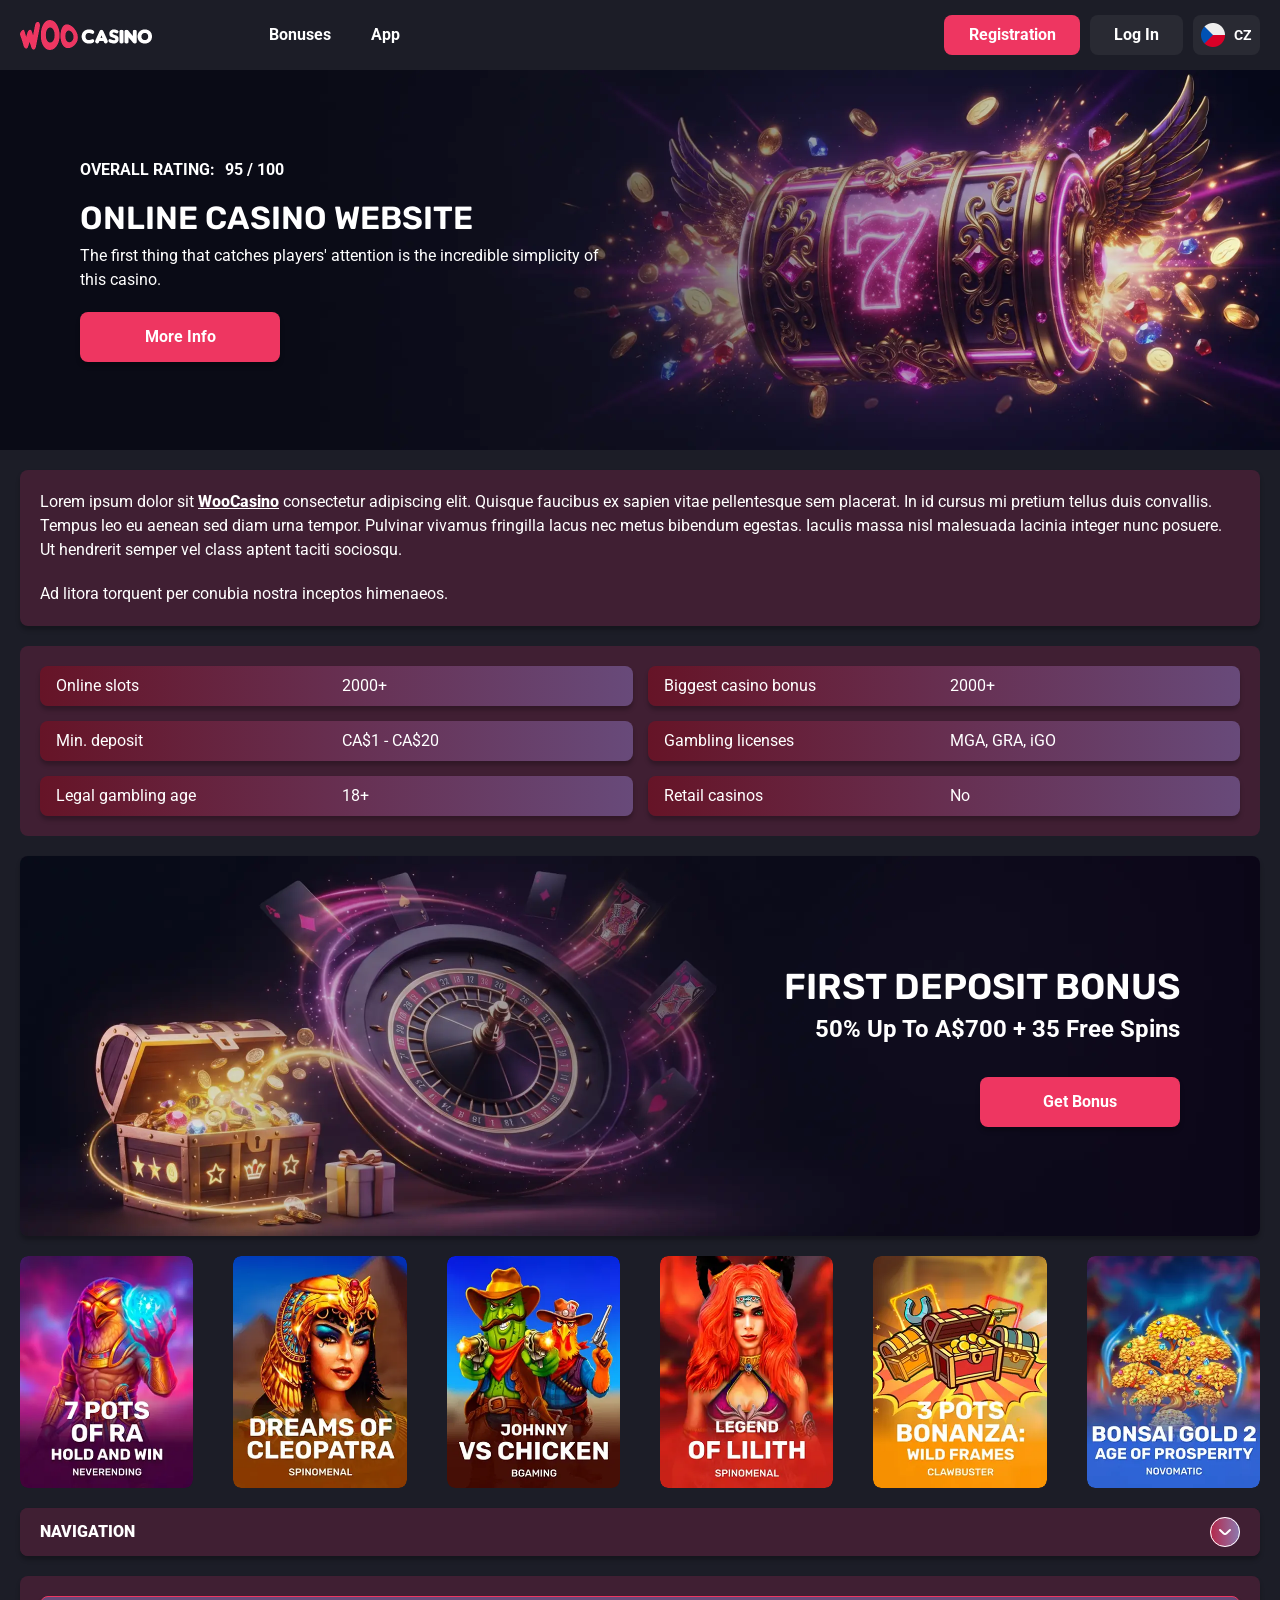
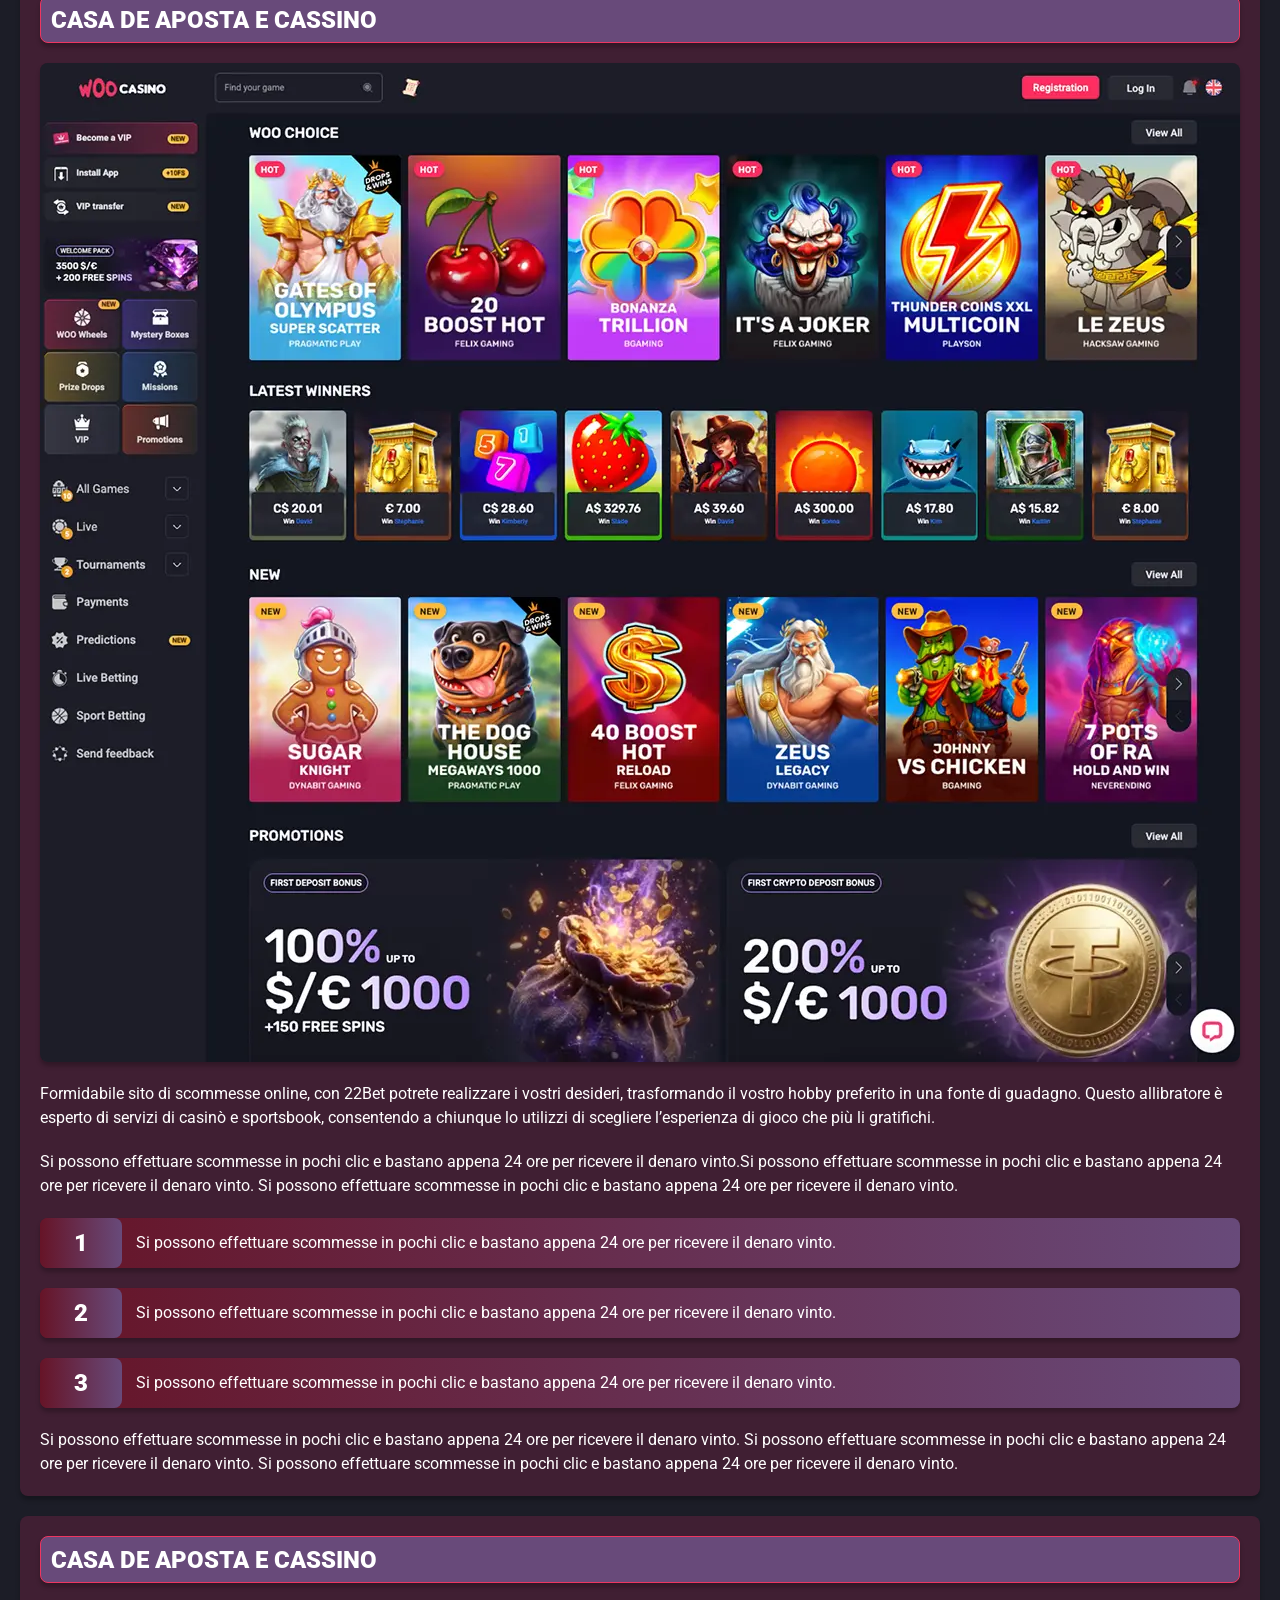
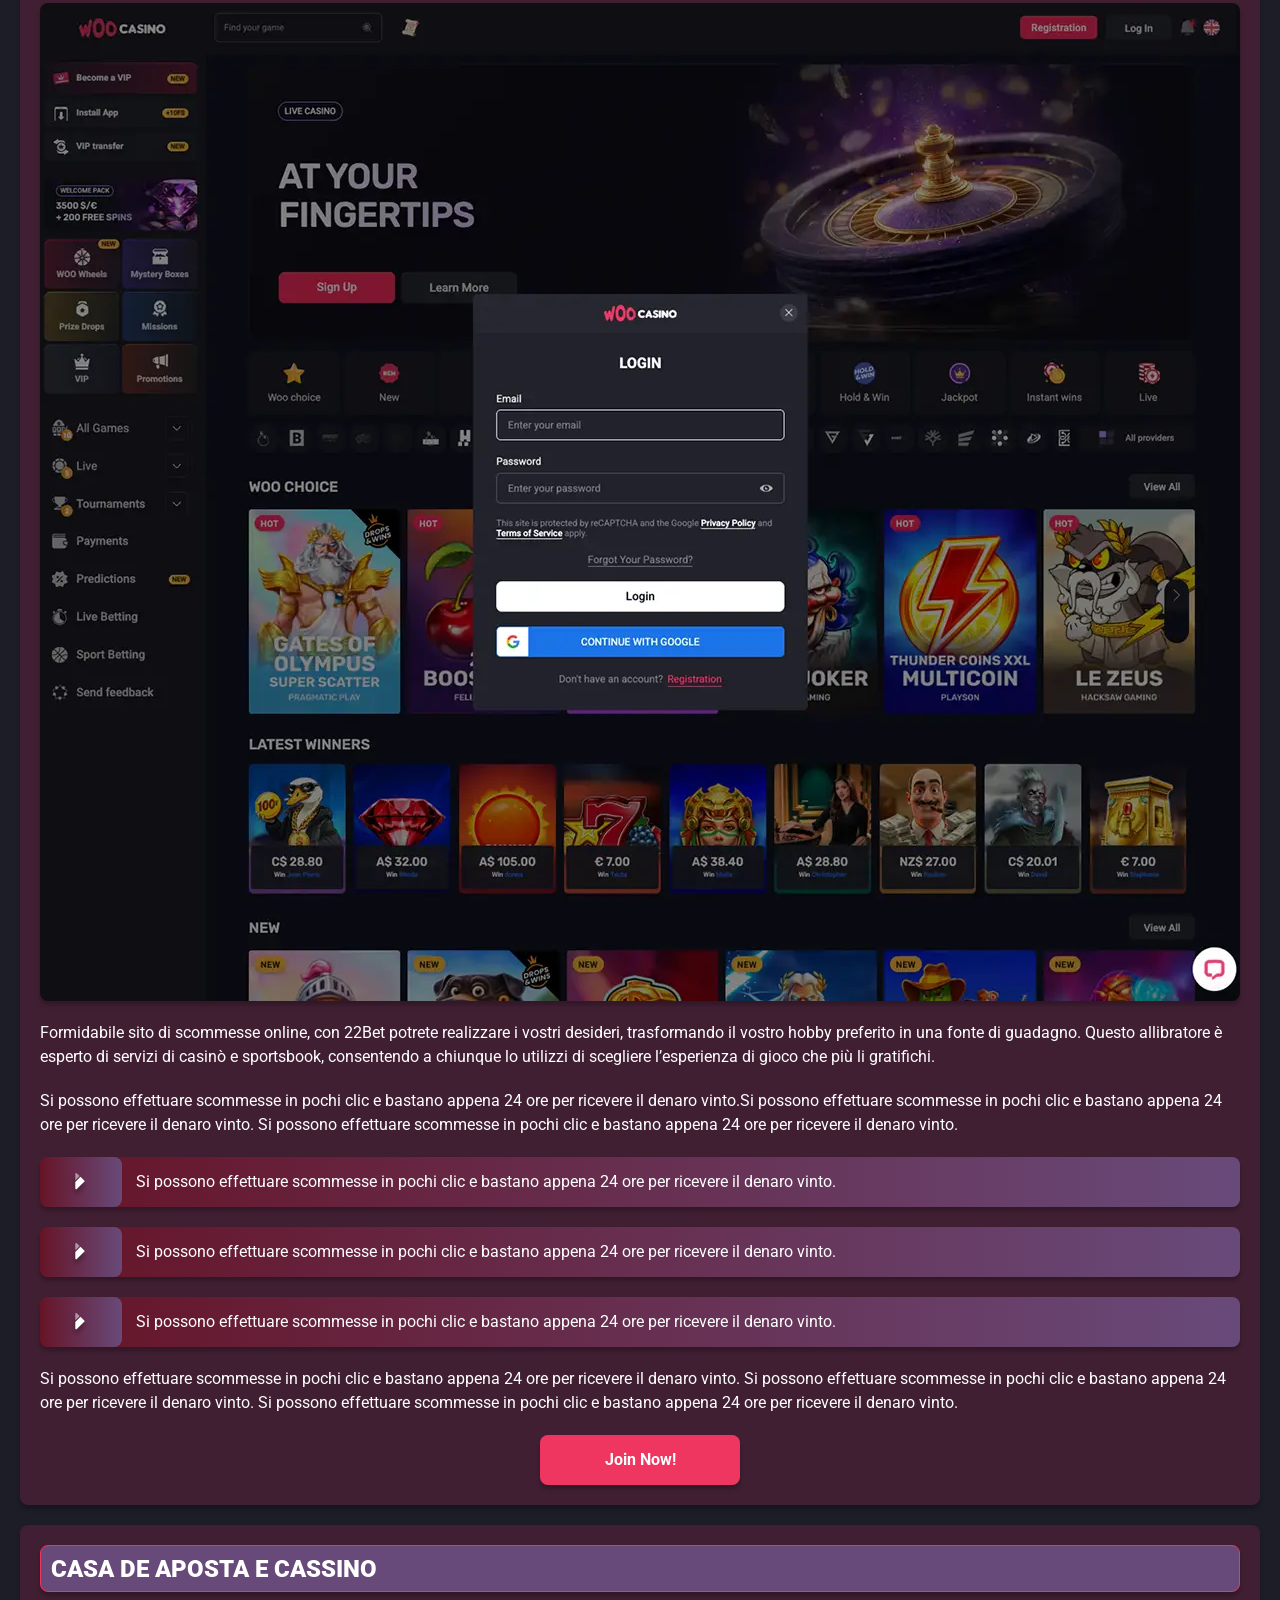
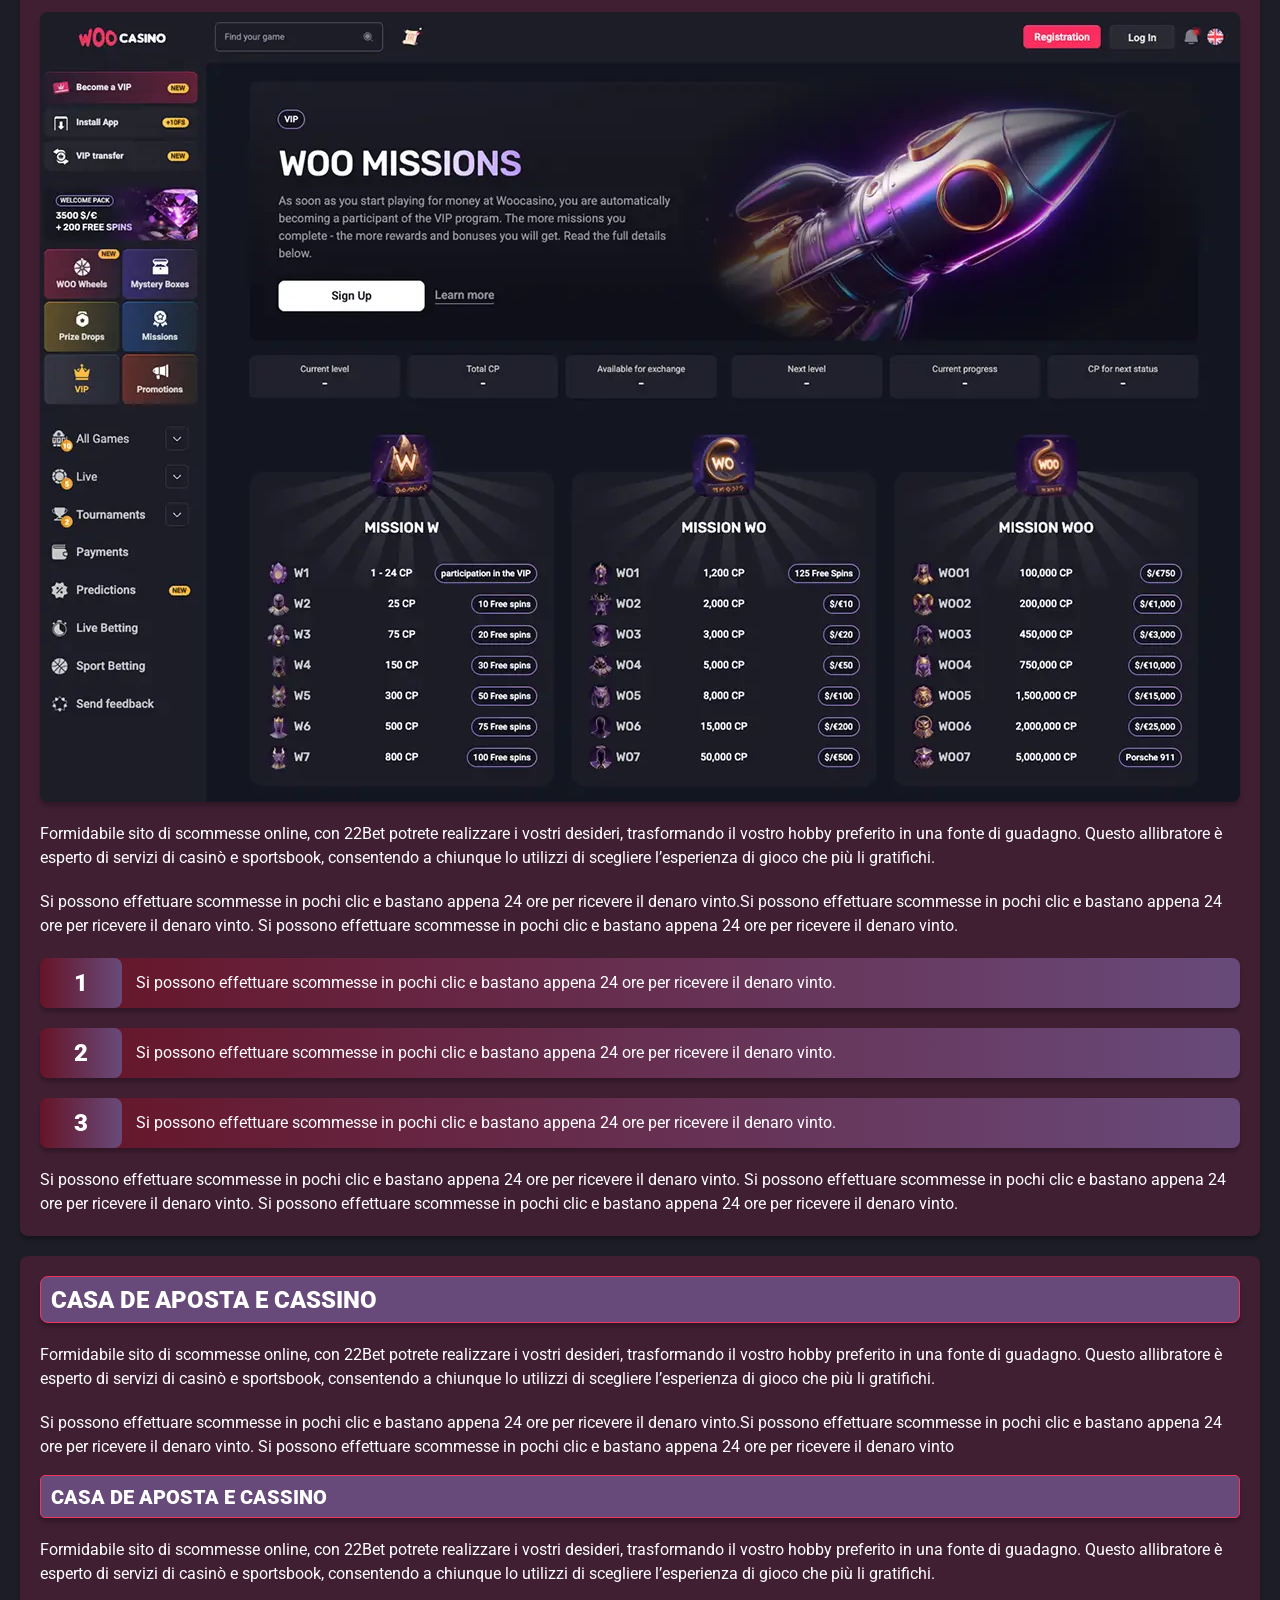
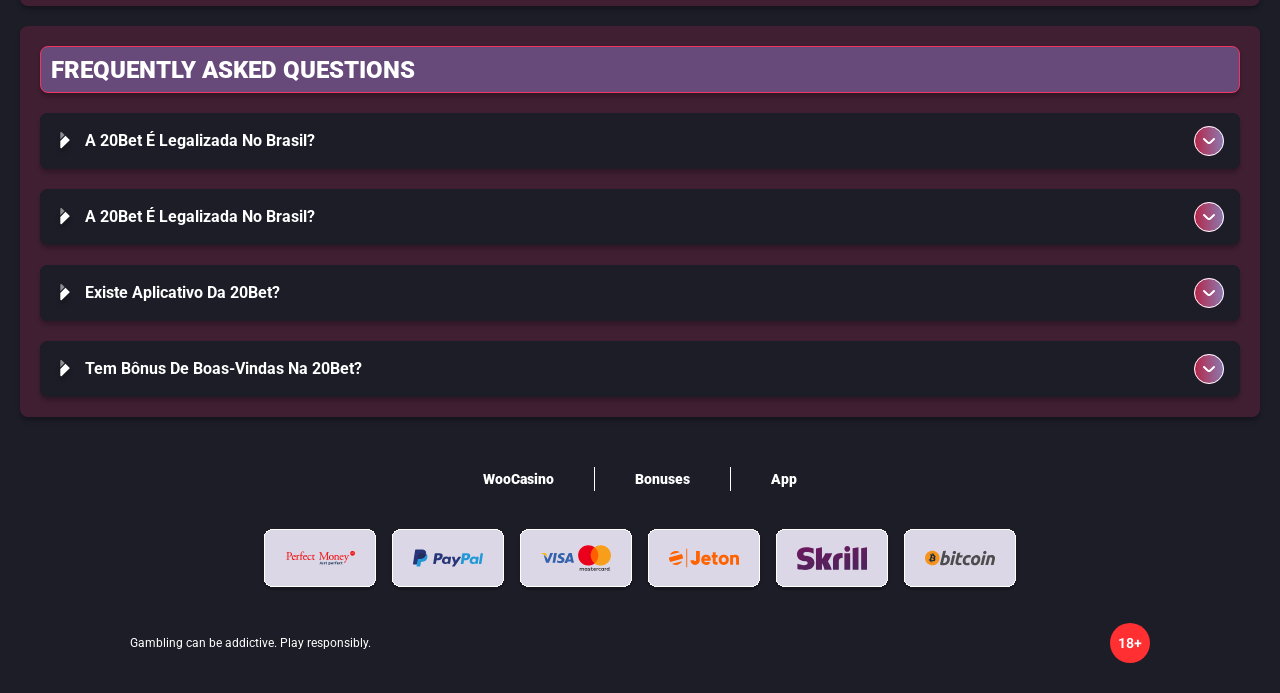
<file: index.html>
<!DOCTYPE html>
<html lang="en">
  <head>
    <meta charset="UTF-8" />
   
    <meta name="viewport" content="width=device-width, initial-scale=1.0" />
    <title>WooCasino </title>
    <meta name="description" content />
    <meta property="og:site_name" content />
    <meta property="og:title" content />
    <meta property="og:type" content="website" />
    <meta property="og:url" content />
    <meta property="og:image" content />
    <meta property="og:image:alt" content />
    <meta property="og:locale" content="en" />
    <meta property="og:description" content />
    <link rel="preconnect" href="https://fonts.googleapis.com" />
    <link rel="preconnect" href="https://fonts.gstatic.com" crossorigin="anonymous" />
<link href="https://fonts.googleapis.com/css2?family=Roboto:wght@100;300;400;500;700;900&display=swap" rel="stylesheet">
<link href="https://fonts.googleapis.com/css2?family=Rubik:wght@300;400;500;600;700;800;900&display=swap" rel="stylesheet">
<link rel="stylesheet" href="./css/reset.css" />
    <link rel="stylesheet" href="./css/main.css" />
    <link rel="stylesheet" href="./css/media.css"/>
    <link rel="icon" href="./images/Group.png" type="image/x-icon"/>
    <script
    src="https://code.jquery.com/jquery-3.6.1.min.js"
    integrity="sha256-o88AwQnZB+VDvE9tvIXrMQaPlFFSUTR+nldQm1LuPXQ="
    crossorigin="anonymous"
  ></script>
  </head>
  <body>
    <header class="header">
      <section class="content header__content">
        <a href="./index.html" class="logo header__logo"
          ><img src="./images/logo.png" alt="logo" title
        /></a>
        <button class="header__btn-menu" >
          <svg width="16px" height="16px" viewBox="0 0 16 16" xmlns="http://www.w3.org/2000/svg">
              <rect y="0" width="16" height="3" rx="1.5"></rect>
              <rect y="6.5" width="16" height="3" rx="1.5"></rect>
              <rect y="13" width="16" height="3" rx="1.5"></rect>
            </svg>
        </button>

          <nav class="menu header__menu">
            <ul class="header__menu-list">
                
              <li class="" >
            
                <a href="./bonus.html" >
                <span>Bonuses</span>
              </a>
            
              </a>
            </li>
              <li>
                <a href="./app.html">
                 App
                </a>
              </li>
              
             
            </ul>
            <div class="header__button header__button-menu " >
              <a href="#" class="button  button__login-menu">Registration</a>
              <a href="#" class="button button__menu">Log in</a>
            </div>
           
          </nav>
          
            <a href="#" class="button button__login">Registration</a>
            <a href="#" class="button button__singup">Log in</a>
           
             <div class="header__language">
                <div class="header__flag-wrap">
                  <a class="header__country" href="#">
                    <span><img src="./images/flag.png" alt=" Flag" title /></span>
                    <span>cz</span>
                  </a>
                </div>
                 <!-- <div class="header__flag-menu">
                  <ul>
                    
                    <li>
                      <a href="#" class="header__flag-link">
                        <span>
                          <img src="./images/flag.png" alt="flag" title />
                        </span>
                        <span>en</span>
                      </a>
                    </li>
                    <li>
                      <a href="#" class="header__flag-link">
                        <span>
                          <img src="./images/flag-ca.png" alt="flag" title />
                        </span>
                        <span>ca</span>
                      </a>
                    </li>
                    <li>
                      <a href="#" class="header__flag-link">
                        <span>
                          <img src="./images/flag-au.png" alt="flag" title />
                        </span>
                        <span>au</span>
                      </a>
                    </li>
                    
                  <li>
                      <a href="#" class="header__flag-link">
                        <span>
                          <img src="./images/flag-nz.png" alt="flag" title />
                        </span>
                        <span>nz</span>
                      </a>
                    </li>
                     <li>
                      <a href="#" class="header__flag-link">
                        <span>
                          <img src="./images/flag-at.png" alt="flag" title />
                        </span>
                        <span>at</span>
                      </a>
                    </li>
                    <li>
                      <a href="#" class="header__flag-link">
                        <span>
                          <img src="./images/flag-de.png" alt="flag" title />
                        </span>
                        <span>de</span>
                      </a>
                    </li>
                     <li>
                      <a href="#" class="header__flag-link">
                        <span>
                          <img src="./images/flag-it.png" alt="flag" title />
                        </span>
                        <span>it</span>
                      </a>
                    </li>
                     <li>
                      <a href="#" class="header__flag-link">
                        <span>
                          <img src="./images/flag-ie.png" alt="flag" title />
                        </span>
                        <span>ie</span>
                      </a>
                    </li>
                  </ul>
                </div> -->
              </div>  
      </section>
    </header>
     <main class="main home main-page">
        <section class=" hero hero__page">
           
            <div class="background">
              <img src="./images/main/bg-main.webp" alt="hero" title />
              
            </div>
            <div class="hero__wrapper">
              <div class="hero__data">
                <div class="hero__rating" >
                  <p>Overall Rating:</p>
                 
                  <span >
                    <span >95</span>
                  <span>/</span> 
                  <span >100</span>
                  
                  </span>
                </div>
                <h1 class="title general hero__title">
                 Online Casino Website
                </h1>
                <p class="hero__text">The first thing that catches players' attention is the incredible simplicity of this casino.</p>
                <a href="#" class="button  hero__button">More info</a>
               
              </div>
             
            </div>
          </section>
      <section class="main__wrap main__wrap-page">
       
       <section class="content__wrapper content__wrapper-page">

         
        
       
          <section class="content article">
            <p>
             Lorem ipsum dolor sit <a href="#">WooCasino</a> consectetur adipiscing elit. Quisque faucibus ex sapien vitae pellentesque sem placerat. In id cursus mi pretium tellus duis convallis. Tempus leo eu aenean sed diam urna tempor. Pulvinar vivamus fringilla lacus nec metus bibendum egestas. Iaculis massa nisl malesuada lacinia integer nunc posuere. Ut hendrerit semper vel class aptent taciti sociosqu.
            </p>
            <p>
             Ad litora torquent per conubia nostra inceptos himenaeos.
            </p>
          </section>
      <section class="content features">
           
              <table class="features__table">
               <tbody class="features__group">
                 
                   <tr>
                   <td>Online slots</td>
                   <td>2000+</td>
                  </tr>
                  <tr>
                   <td>Biggest casino bonus</td>
                   <td>2000+</td>
                  </tr>
                  <tr>
                   <td>Min. deposit</td>
                   <td>CA$1 - CA$20</td>
                  </tr>
              
                     <tr>
                     <td>Gambling licenses</td>
                     <td>MGA, GRA, iGO</td>
                   </tr>
                   <tr>
                     <td>Legal gambling age</td>
                     <td>18+</td>
                   </tr>
                   <tr>
                     <td>Retail casinos</td>
                     <td>No</td>
                   </tr>
                
               </tbody>
             </table>
            
         
           </section>  

        
             
             <section class="content banner banner-main">
            <div class="background ">
              
              <img src="./images/main/banner-main.webp" alt="banner" title />
              
            </div>
            <div class="banner__info">
              
              <h2 class="title high banner__title-main">
                  
               first Deposit Bonus
              </h2>
            <p class="banner__subtitle">50% up to A$700 + 35 Free spins</p>
              <a href="#" class="button banner__button">Get  Bonus</a>
            </div>
          </section>
          
           <section class="content casino">
           
              <ul class="casino__list ">
                <li class="casino__item">
                    <a href="#"><div class="casino__wrapper">
                      <img class="casino__img" src="./images/main/card-main1.webp" alt="" title>
                    <div class="casino__hover casino__hover-live">
                        
                        <div class="casino-box">
                            
                        <span  class="button  casino__buttons">Play Now</span>
                        </div>
                    </div>
                    </div>
                    </a>
                </li>
                <li class="casino__item">
                  <a href="#"><div class="casino__wrapper">
                      <img class="casino__img" src="./images/main/card-main2.webp" alt="" title>
                    <div class="casino__hover casino__hover-live">
                        
                        <div class="casino-box">
                            
                        <span  class="button  casino__buttons">Play Now</span>
                        </div>
                    </div>
                    </div>
                    </a>
              </li>
              <li class="casino__item">
              <a href="#"><div class="casino__wrapper">
                      <img class="casino__img" src="./images/main/card-main3.webp" alt="" title>
                    <div class="casino__hover casino__hover-live">
                        
                        <div class="casino-box">
                            
                        <span  class="button  casino__buttons">Play Now</span>
                        </div>
                    </div>
                    </div>
                    </a>
            </li>
             <li class="casino__item">
                <a href="#"><div class="casino__wrapper">
                      <img class="casino__img" src="./images/main/card-main4.webp" alt="" title>
                    <div class="casino__hover casino__hover-live">
                        
                        <div class="casino-box">
                            
                        <span  class="button  casino__buttons">Play Now</span>
                        </div>
                    </div>
                    </div>
                    </a>
            </li>
             <li class="casino__item">
                <a href="#"><div class="casino__wrapper">
                      <img class="casino__img" src="./images/main/card-main5.webp" alt="" title>
                    <div class="casino__hover casino__hover-live">
                        
                        <div class="casino-box">
                            
                        <span  class="button  casino__buttons">Play Now</span>
                        </div>
                    </div>
                    </div>
                    </a>
            </li>
             <li class="casino__item">
                <a href="#"><div class="casino__wrapper">
                      <img class="casino__img" src="./images/main/card-main6.webp" alt="" title>
                    <div class="casino__hover casino__hover-live">
                        
                        <div class="casino-box">
                            
                        <span  class="button  casino__buttons">Play Now</span>
                        </div>
                    </div>
                    </div>
                    </a>
            </li>
        

              </ul>
         </section>
              <section class="content menu-review__content">
              

            
                <div class="menu__review-desk menu__review-content">Navigation</div>
                <ul class="menu__review menu__review-list">
                  <li><a href="#">Lorem ipsum dolor sit</a></li>
                    <li><a href="#">Amet consectetur adipiscing</a></li>
                      <li><a href="#">Quisque faucibus ex sapien vitae</a></li>
                        <li><a href="#">Ut hendrerit sempero</a></li>
                          <li><a href="#">Pulvinar vivamus fringilla</a></li>
                           <li><a href="#">Ad litora torquent per conubia</a></li>
                         
                          
                </ul>
             
          
          </section>
          
        
          <section class="content article">
            <h2 class="title high article__title">Casa de Aposta e Cassino</h2>
             <div class="images">
              <img src="./images/main/image1-main.webp" alt="banner" title />
            </div>
            <p>
             Formidabile sito di scommesse online, con 22Bet potrete realizzare i vostri desideri, trasformando il vostro hobby preferito in una fonte di guadagno. Questo allibratore è esperto di servizi di casinò e sportsbook, consentendo a chiunque lo utilizzi di scegliere l’esperienza di gioco che più li gratifichi.
            </p>
            <p>
             Si possono effettuare scommesse in pochi clic e bastano appena 24 ore per ricevere il denaro vinto.Si possono effettuare scommesse in pochi clic e bastano appena 24 ore per ricevere il denaro vinto. Si possono effettuare scommesse in pochi clic e bastano appena 24 ore per ricevere il denaro vinto.
            </p>
           <ol>
              <li>Si possono effettuare scommesse in pochi clic e bastano appena 24 ore per ricevere il denaro vinto.</li>
              <li>Si possono effettuare scommesse in pochi clic e bastano appena 24 ore per ricevere il denaro vinto.</li>
              <li>Si possono effettuare scommesse in pochi clic e bastano appena 24 ore per ricevere il denaro vinto.</li>
            </ol>
            <p>Si possono effettuare scommesse in pochi clic e bastano appena 24 ore per ricevere il denaro vinto. Si possono effettuare scommesse in pochi clic e bastano appena 24 ore per ricevere il denaro vinto. Si possono effettuare scommesse in pochi clic e bastano appena 24 ore per ricevere il denaro vinto.</p>
          </section>
           <section class="content article">
            <h2 class="title high article__title">Casa de Aposta e Cassino</h2>
             <div class="images">
              <img src="./images/main/image2-main.webp" alt="banner" title />
            </div>
            <p>
             Formidabile sito di scommesse online, con 22Bet potrete realizzare i vostri desideri, trasformando il vostro hobby preferito in una fonte di guadagno. Questo allibratore è esperto di servizi di casinò e sportsbook, consentendo a chiunque lo utilizzi di scegliere l’esperienza di gioco che più li gratifichi.
            </p>
            <p>
             Si possono effettuare scommesse in pochi clic e bastano appena 24 ore per ricevere il denaro vinto.Si possono effettuare scommesse in pochi clic e bastano appena 24 ore per ricevere il denaro vinto. Si possono effettuare scommesse in pochi clic e bastano appena 24 ore per ricevere il denaro vinto.
            </p>
           <ul>
              <li>Si possono effettuare scommesse in pochi clic e bastano appena 24 ore per ricevere il denaro vinto.</li>
              <li>Si possono effettuare scommesse in pochi clic e bastano appena 24 ore per ricevere il denaro vinto.</li>
              <li>Si possono effettuare scommesse in pochi clic e bastano appena 24 ore per ricevere il denaro vinto.</li>
            </ul>
            <p>Si possono effettuare scommesse in pochi clic e bastano appena 24 ore per ricevere il denaro vinto. Si possono effettuare scommesse in pochi clic e bastano appena 24 ore per ricevere il denaro vinto. Si possono effettuare scommesse in pochi clic e bastano appena 24 ore per ricevere il denaro vinto.</p>
         <a href="#" class="button">join now!</a>
          </section>
           <section class="content article">
            <h2 class="title high article__title">Casa de Aposta e Cassino</h2>
             <div class="images">
              <img src="./images/main/image3-main.webp" alt="banner" title />
            </div>
            <p>
             Formidabile sito di scommesse online, con 22Bet potrete realizzare i vostri desideri, trasformando il vostro hobby preferito in una fonte di guadagno. Questo allibratore è esperto di servizi di casinò e sportsbook, consentendo a chiunque lo utilizzi di scegliere l’esperienza di gioco che più li gratifichi.
            </p>
            <p>
             Si possono effettuare scommesse in pochi clic e bastano appena 24 ore per ricevere il denaro vinto.Si possono effettuare scommesse in pochi clic e bastano appena 24 ore per ricevere il denaro vinto. Si possono effettuare scommesse in pochi clic e bastano appena 24 ore per ricevere il denaro vinto.
            </p>
           <ol>
              <li>Si possono effettuare scommesse in pochi clic e bastano appena 24 ore per ricevere il denaro vinto.</li>
              <li>Si possono effettuare scommesse in pochi clic e bastano appena 24 ore per ricevere il denaro vinto.</li>
              <li>Si possono effettuare scommesse in pochi clic e bastano appena 24 ore per ricevere il denaro vinto.</li>
            </ol>
            <p>Si possono effettuare scommesse in pochi clic e bastano appena 24 ore per ricevere il denaro vinto. Si possono effettuare scommesse in pochi clic e bastano appena 24 ore per ricevere il denaro vinto. Si possono effettuare scommesse in pochi clic e bastano appena 24 ore per ricevere il denaro vinto.</p>
          </section>
           <section class="content article">
            <h2 class="title high article__title">Casa de Aposta e Cassino</h2>
            <p>Formidabile sito di scommesse online, con 22Bet potrete realizzare i vostri desideri, trasformando il vostro hobby preferito in una fonte di guadagno. Questo allibratore è esperto di servizi di casinò e sportsbook, consentendo a chiunque lo utilizzi di scegliere l’esperienza di gioco che più li gratifichi.</p>
            <p>Si possono effettuare scommesse in pochi clic e bastano appena 24 ore per ricevere il denaro vinto.Si possono effettuare scommesse in pochi clic e bastano appena 24 ore per ricevere il denaro vinto. Si possono effettuare scommesse in pochi clic e bastano appena 24 ore per ricevere il denaro vinto</p>
            <h3>Casa de Aposta e Cassino</h3>
            <p>Formidabile sito di scommesse online, con 22Bet potrete realizzare i vostri desideri, trasformando il vostro hobby preferito in una fonte di guadagno. Questo allibratore è esperto di servizi di casinò e sportsbook, consentendo a chiunque lo utilizzi di scegliere l’esperienza di gioco che più li gratifichi.</p>
           </section>

          <section class="content faq">
            <h2 class="title high faq__title">Frequently Asked Questions</h2>
            <ol class="faq__list " >
              <li class="faq__item"  >
                <h3 class="title medium faq__subtitle js-button-expander js-button-expander--faq"  >A 20Bet é legalizada no Brasil?
                 </h3>
                <div  class="faq__answer js-expand-content js-expand-content--faq" >
                  <p  >
                    Sim, a casa de apostas tem licença emitida por Curaçao, que é reconhecida no Brasil e a permite atuar por aqui.
                  </p>
                </div>
              </li>
              <li class="faq__item"  >
                <h3 class="title medium faq__subtitle js-button-expander js-button-expander--faq"  >A 20Bet é legalizada no Brasil?</h3>
                <div class="faq__answer js-expand-content js-expand-content--faq" >
                  <p  >
                    Sim, a casa de apostas tem licença emitida por Curaçao, que é reconhecida no Brasil e a permite atuar por aqui.
                  </p>
                </div>
              </li> 
              <li class="faq__item"  >
                <h3 class="title medium faq__subtitle js-button-expander js-button-expander--faq"  >Existe aplicativo da 20Bet?</h3>
                <div class="faq__answer js-expand-content js-expand-content--faq" >
                  <p  >
                   Sim, disponível para sistemas operacionais iOS e Android.
                  </p>
                </div>
              </li> 
              <li class="faq__item"  >
                <h3 class="title medium faq__subtitle js-button-expander js-button-expander--faq"  >Tem bônus de boas-vindas na 20Bet?</h3>
                <div class="faq__answer js-expand-content js-expand-content--faq" >
                  <p  >
                   O pacote especial para novos usuários da 20Bet paga 100% sobre o primeiro depósito, com limite de 600 BRL.
                  </p>
                </div>
              </li> 
             
            </ol>
          </section>
          
        </section> 
      
        <div class=""  onclick="scrollToTop()">
          <button class="main__arrow" id="scrollToTopBtn"></button>
        </div> 
        
      </section>
    </main> 
     <footer class=" footer ">
      <section class="content footer__content">
        <ul class="footer__menu">
         <li><a href="/">WooCasino</a></li>
         <li><a href="./bonus.html">bonuses</a></li>
         <li><a href="./app.html">app</a></li>
         
        </ul>
       
          <ul class="footer__cards-list">
           
            <li>
              <a href="#"
                ><img src="./images/footer-img1.svg" alt="card" title
              /></a>
            </li>
           <li>
              <a href="#"
                ><img src="./images/footer-img2.svg" alt="card" title
              /></a>
            </li> <li>
              <a href="#"
                ><img src="./images/footer-img3.svg" alt="card" title
              /></a>
            </li> <li>
              <a href="#"
                ><img src="./images/footer-img4.svg" alt="card" title
              /></a>
            </li> <li>
              <a href="#"
                ><img src="./images/footer-img5.svg" alt="card" title
              /></a>
            </li> <li>
              <a href="#"
                ><img src="./images/footer-img6.svg" alt="card" title
              /></a>
            </li>
          </ul>
       
        <div class="footer__wrapp">
          <div class="footer__text">
           
            <p>Gambling can be addictive. Play responsibly. 
</p>
           
          </div>
          <div class="footer__age">
            <img src="./images/age.svg" alt="age" title />
          </div>
        </div>
      
      </section>
    </footer>
    <script src="./js/arrowUp.js" defer></script>
    <script src="./js/sidebar.js" defer></script>
    <script src="./js/expander.js" defer></script>
    <script src="./js/mobile-menu.js" defer></script>
   <!-- <script src="./js/flag.js" defer></script>
   -->
  </body>
</html>
</file>
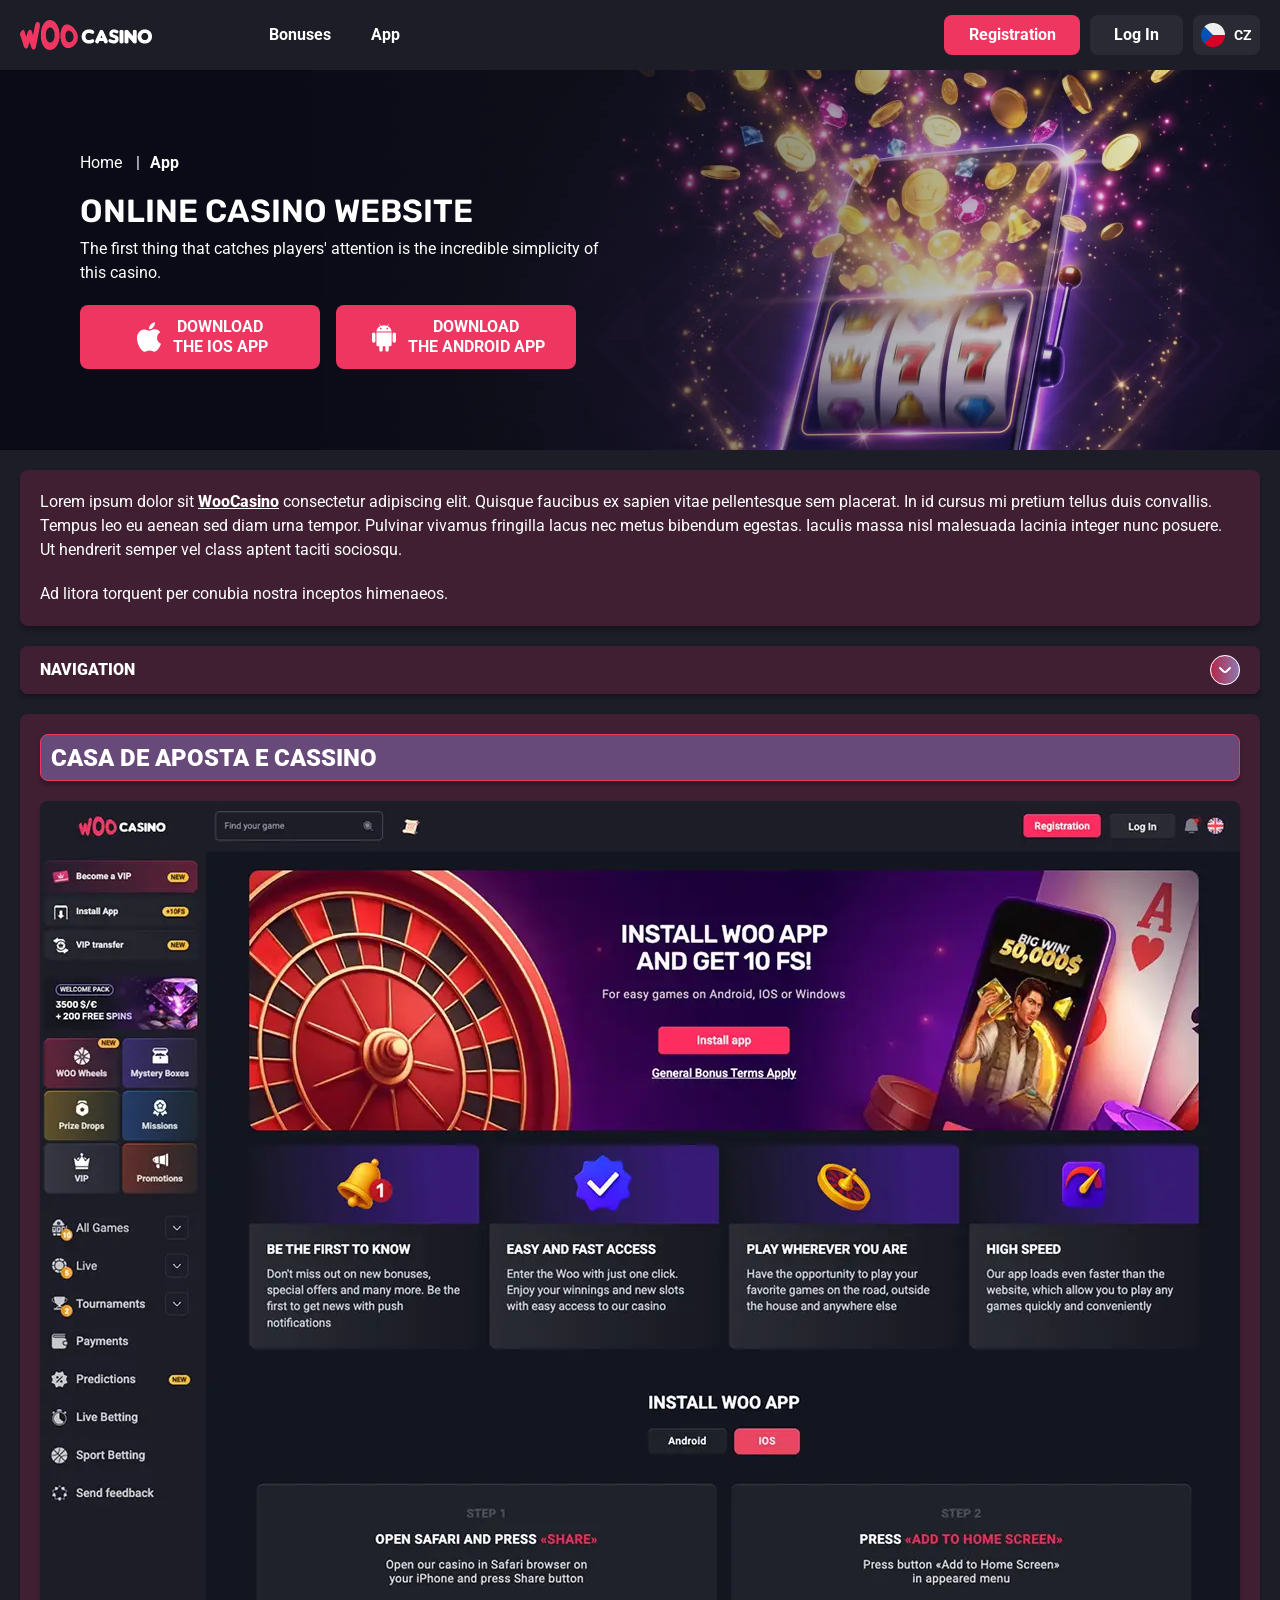
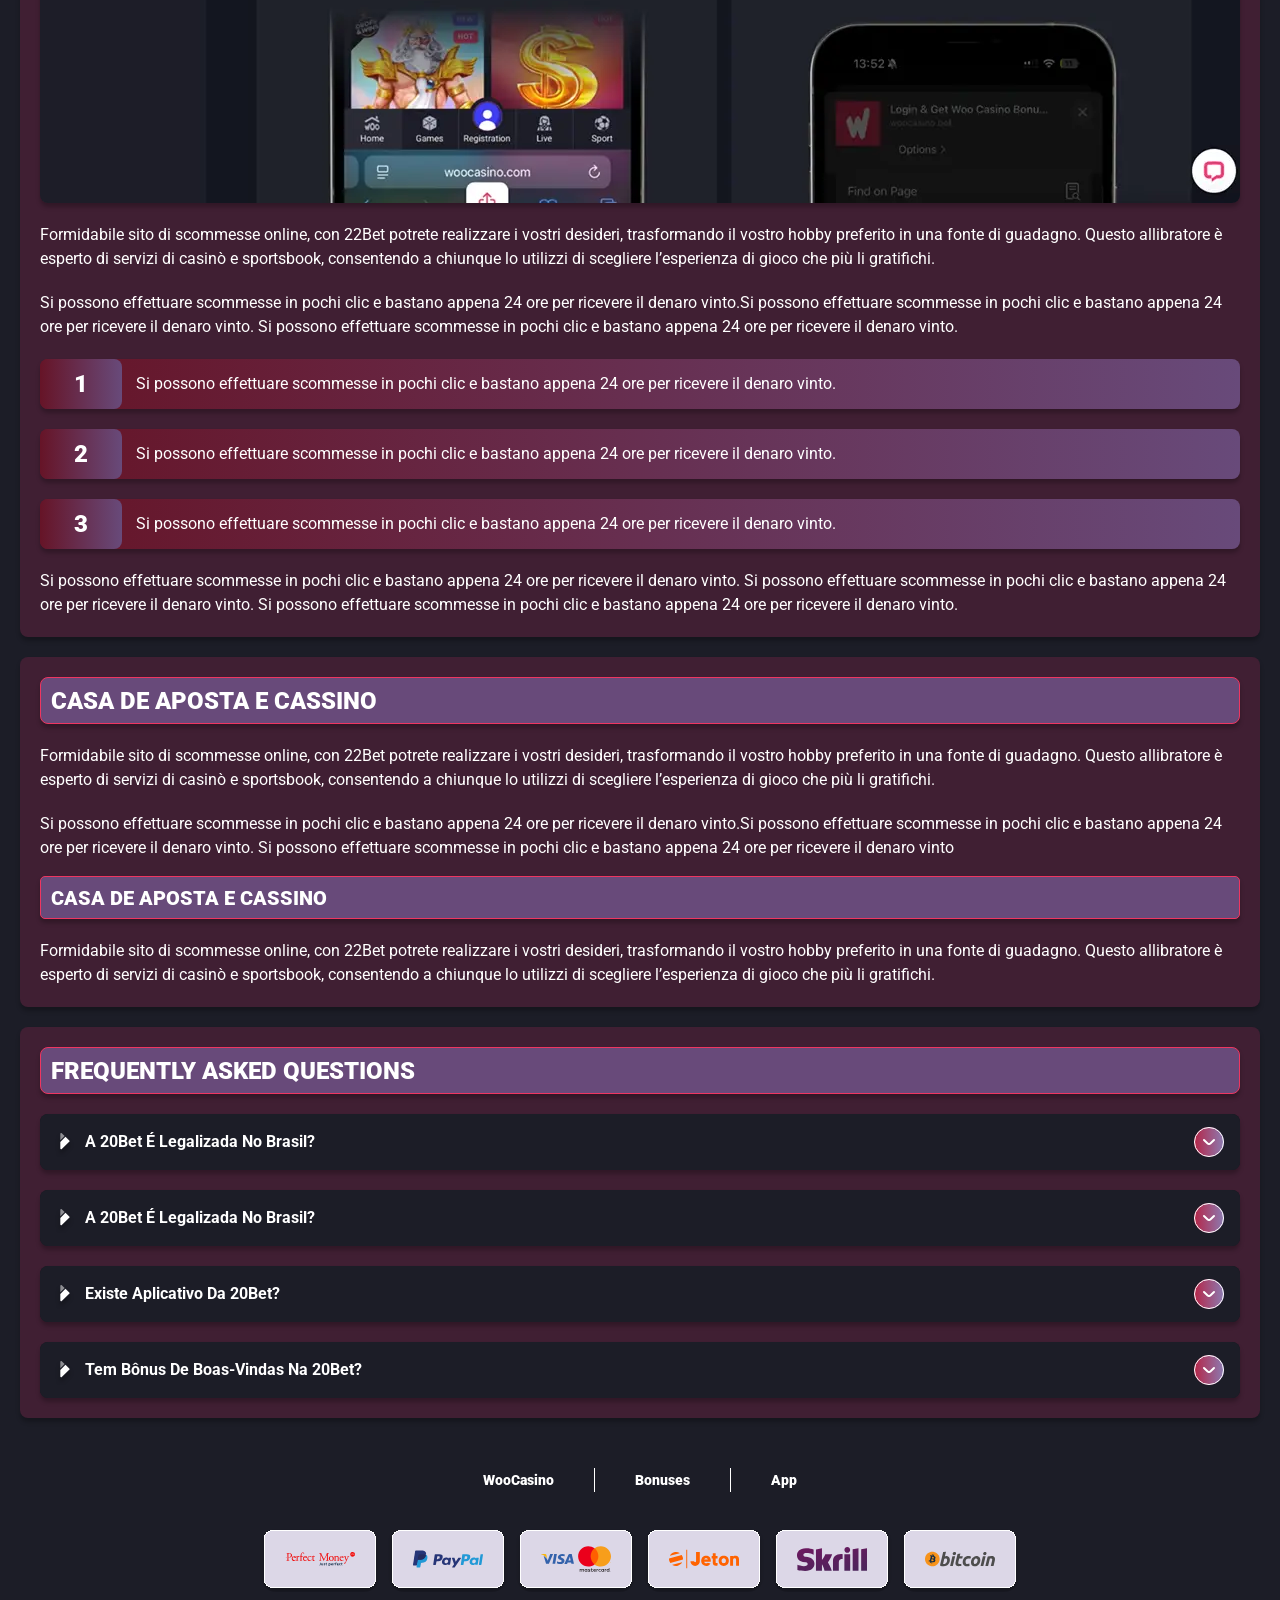
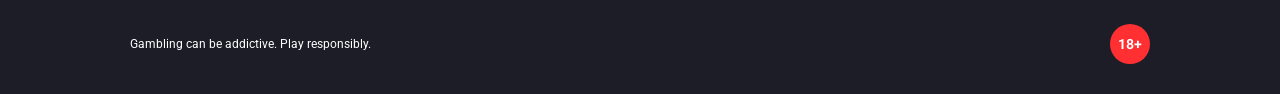
<file: app.html>
<!DOCTYPE html>
<html lang="en">
  <head>
    <meta charset="UTF-8" />
   
    <meta name="viewport" content="width=device-width, initial-scale=1.0" />
    <title>WooCasino</title>
    <meta name="description" content />
    <meta property="og:site_name" content />
    <meta property="og:title" content />
    <meta property="og:type" content="website" />
    <meta property="og:url" content />
    <meta property="og:image" content />
    <meta property="og:image:alt" content />
    <meta property="og:locale" content="en" />
    <meta property="og:description" content />
    <link rel="preconnect" href="https://fonts.googleapis.com" />
    <link rel="preconnect" href="https://fonts.gstatic.com" crossorigin="anonymous" />
  <link href="https://fonts.googleapis.com/css2?family=Roboto:wght@100;300;400;500;700;900&display=swap" rel="stylesheet">
<link href="https://fonts.googleapis.com/css2?family=Rubik:wght@300;400;500;600;700;800;900&display=swap" rel="stylesheet">

   <link rel="stylesheet" href="./css/reset.css" />
    <link rel="stylesheet" href="./css/main.css" />
    <link rel="stylesheet" href="./css/media.css"/>
    <link rel="icon" href="./images/Group.png" type="image/x-icon"/>
    <script
    src="https://code.jquery.com/jquery-3.6.1.min.js"
    integrity="sha256-o88AwQnZB+VDvE9tvIXrMQaPlFFSUTR+nldQm1LuPXQ="
    crossorigin="anonymous"
  ></script>
  </head>
  <body>
    <header class="header">
      <section class="content header__content">
        <a href="./index.html" class="logo header__logo"
          ><img src="./images/logo.png" alt="logo" title
        /></a>
        <button class="header__btn-menu" >
          <svg width="16px" height="16px" viewBox="0 0 16 16" xmlns="http://www.w3.org/2000/svg">
              <rect y="0" width="16" height="3" rx="1.5"></rect>
              <rect y="6.5" width="16" height="3" rx="1.5"></rect>
              <rect y="13" width="16" height="3" rx="1.5"></rect>
            </svg>
        </button>

          <nav class="menu header__menu">
           <ul class="header__menu-list">
                
              <li class="" >
            
                <a href="./bonus.html" >
                <span>Bonuses</span>
              </a>
            
              </a>
            </li>
              <li>
                <a href="./app.html">
                 App
                </a>
              </li>
              
             
            </ul>
            <div class="header__button header__button-menu " >
             <a href="#" class="button  button__login-menu">Registration</a>
              <a href="#" class="button button__menu">Log in</a>
            </div>
           
          </nav>
          <a href="#" class="button button__login">Registration</a>
            <a href="#" class="button button__singup">Log in</a>
           
          <div class="header__language">
                <div class="header__flag-wrap">
                  <a class="header__country" href="#">
                    <span><img src="./images/flag.png" alt=" Flag" title /></span>
                    <span>cz</span>
                  </a>
                </div>
                 <!-- <div class="header__flag-menu">
                  <ul>
                    
                    <li>
                      <a href="#" class="header__flag-link">
                        <span>
                          <img src="./images/flag.png" alt="flag" title />
                        </span>
                        <span>en</span>
                      </a>
                    </li>
                    <li>
                      <a href="#" class="header__flag-link">
                        <span>
                          <img src="./images/flag-ca.png" alt="flag" title />
                        </span>
                        <span>ca</span>
                      </a>
                    </li>
                    <li>
                      <a href="#" class="header__flag-link">
                        <span>
                          <img src="./images/flag-au.png" alt="flag" title />
                        </span>
                        <span>au</span>
                      </a>
                    </li>
                    
                  <li>
                      <a href="#" class="header__flag-link">
                        <span>
                          <img src="./images/flag-nz.png" alt="flag" title />
                        </span>
                        <span>nz</span>
                      </a>
                    </li>
                     <li>
                      <a href="#" class="header__flag-link">
                        <span>
                          <img src="./images/flag-at.png" alt="flag" title />
                        </span>
                        <span>at</span>
                      </a>
                    </li>
                    <li>
                      <a href="#" class="header__flag-link">
                        <span>
                          <img src="./images/flag-de.png" alt="flag" title />
                        </span>
                        <span>de</span>
                      </a>
                    </li>
                     <li>
                      <a href="#" class="header__flag-link">
                        <span>
                          <img src="./images/flag-it.png" alt="flag" title />
                        </span>
                        <span>it</span>
                      </a>
                    </li>
                     <li>
                      <a href="#" class="header__flag-link">
                        <span>
                          <img src="./images/flag-ie.png" alt="flag" title />
                        </span>
                        <span>ie</span>
                      </a>
                    </li>
                  </ul>
                </div> -->
              </div>  
      </section>
    </header>
     <main class="main home main-page">
        <section class=" hero hero__page">
           
            <div class="background ">
              <img src="./images/app/bg-app.webp" alt="hero" title />
              
            </div>
            <div class="hero__wrapper hero__wrapper-page">
              <div class="hero__data hero__data-bonus">
                <ul
                class="breadcrumbs "
                
              >
                <li
                  
                >
                  <a href="#" >
                    <span >Home</span></a
                  >
                 
                </li>
                <li
                  
                >
                  <a href="/" > <span >App</span></a>
                 
                </li>
              </ul>
                <h1 class="title general hero__title">
                  Online Casino Website
                </h1>
                 <p class="hero__text">The first thing that catches players' attention is the incredible simplicity of this casino.</p>
               
              <div class="banner__content banner__content-app">
             
                  <a href="#" class="banner__btn banner__btn-app">
                    <img src="./images/main/apple-app.svg" alt="icon" title>
                   Download  </br> the
IOS app
                  </a>
                  <a href="#" class="banner__btn banner__btn-android"
                    > <img src="./images/main/android-app.svg" alt="icon" title>Download  </br> the
 Android app</a
                  >
                </div>
              </div>
             
            </div>
          </section>
      <section class="main__wrap main__wrap-page">
       
       <section class="content__wrapper content__wrapper-page">

         
        
       
          <section class="content article">
            <p>
             Lorem ipsum dolor sit <a href="#"> WooCasino</a> consectetur adipiscing elit. Quisque faucibus ex sapien vitae pellentesque sem placerat. In id cursus mi pretium tellus duis convallis. Tempus leo eu aenean sed diam urna tempor. Pulvinar vivamus fringilla lacus nec metus bibendum egestas. Iaculis massa nisl malesuada lacinia integer nunc posuere. Ut hendrerit semper vel class aptent taciti sociosqu.
            </p>
            <p>
             Ad litora torquent per conubia nostra inceptos himenaeos.
            </p>
          </section>
         
       <section class="content menu-review__content">
              

            
                <div class="menu__review-desk menu__review-content">Navigation</div>
                <ul class="menu__review menu__review-list">
                  <li><a href="#">Lorem ipsum dolor sit</a></li>
                    <li><a href="#">Amet consectetur adipiscing</a></li>
                      <li><a href="#">Quisque faucibus ex sapien vitae</a></li>
                        <li><a href="#">Ut hendrerit sempero</a></li>
                          <li><a href="#">Pulvinar vivamus fringilla</a></li>
                           <li><a href="#">Ad litora torquent per conubia</a></li>
                         
                          
                </ul>
             
          
          </section>
        
          <section class="content article">
            <h2 class="title high article__title">Casa de Aposta e Cassino</h2>
             <div class="images">
              <img src="./images/app/image1-app.webp" alt="banner" title />
            </div>
            <p>
             Formidabile sito di scommesse online, con 22Bet potrete realizzare i vostri desideri, trasformando il vostro hobby preferito in una fonte di guadagno. Questo allibratore è esperto di servizi di casinò e sportsbook, consentendo a chiunque lo utilizzi di scegliere l’esperienza di gioco che più li gratifichi.
            </p>
            <p>
             Si possono effettuare scommesse in pochi clic e bastano appena 24 ore per ricevere il denaro vinto.Si possono effettuare scommesse in pochi clic e bastano appena 24 ore per ricevere il denaro vinto. Si possono effettuare scommesse in pochi clic e bastano appena 24 ore per ricevere il denaro vinto.
            </p>
           <ol>
              <li>Si possono effettuare scommesse in pochi clic e bastano appena 24 ore per ricevere il denaro vinto.</li>
              <li>Si possono effettuare scommesse in pochi clic e bastano appena 24 ore per ricevere il denaro vinto.</li>
              <li>Si possono effettuare scommesse in pochi clic e bastano appena 24 ore per ricevere il denaro vinto.</li>
            </ol>
            <p>Si possono effettuare scommesse in pochi clic e bastano appena 24 ore per ricevere il denaro vinto. Si possono effettuare scommesse in pochi clic e bastano appena 24 ore per ricevere il denaro vinto. Si possono effettuare scommesse in pochi clic e bastano appena 24 ore per ricevere il denaro vinto.</p>
          </section>
         
         
           <section class="content article">
            <h2 class="title high article__title">Casa de Aposta e Cassino</h2>
            <p>Formidabile sito di scommesse online, con 22Bet potrete realizzare i vostri desideri, trasformando il vostro hobby preferito in una fonte di guadagno. Questo allibratore è esperto di servizi di casinò e sportsbook, consentendo a chiunque lo utilizzi di scegliere l’esperienza di gioco che più li gratifichi.</p>
            <p>Si possono effettuare scommesse in pochi clic e bastano appena 24 ore per ricevere il denaro vinto.Si possono effettuare scommesse in pochi clic e bastano appena 24 ore per ricevere il denaro vinto. Si possono effettuare scommesse in pochi clic e bastano appena 24 ore per ricevere il denaro vinto</p>
            <h3>Casa de Aposta e Cassino</h3>
            <p>Formidabile sito di scommesse online, con 22Bet potrete realizzare i vostri desideri, trasformando il vostro hobby preferito in una fonte di guadagno. Questo allibratore è esperto di servizi di casinò e sportsbook, consentendo a chiunque lo utilizzi di scegliere l’esperienza di gioco che più li gratifichi.</p>
           </section>

          <section class="content faq">
            <h2 class="title high faq__title">Frequently Asked Questions</h2>
            <ul class="faq__list " >
              <li class="faq__item"  >
                <h3 class="title medium faq__subtitle js-button-expander js-button-expander--faq"  >A 20Bet é legalizada no Brasil?
                 </h3>
                <div  class="faq__answer js-expand-content js-expand-content--faq" >
                  <p  >
                    Sim, a casa de apostas tem licença emitida por Curaçao, que é reconhecida no Brasil e a permite atuar por aqui.
                  </p>
                </div>
              </li>
              <li class="faq__item"  >
                <h3 class="title medium faq__subtitle js-button-expander js-button-expander--faq"  >A 20Bet é legalizada no Brasil?</h3>
                <div class="faq__answer js-expand-content js-expand-content--faq" >
                  <p  >
                    Sim, a casa de apostas tem licença emitida por Curaçao, que é reconhecida no Brasil e a permite atuar por aqui.
                  </p>
                </div>
              </li> 
              <li class="faq__item"  >
                <h3 class="title medium faq__subtitle js-button-expander js-button-expander--faq"  >Existe aplicativo da 20Bet?</h3>
                <div class="faq__answer js-expand-content js-expand-content--faq" >
                  <p  >
                   Sim, disponível para sistemas operacionais iOS e Android.
                  </p>
                </div>
              </li> 
              <li class="faq__item"  >
                <h3 class="title medium faq__subtitle js-button-expander js-button-expander--faq"  >Tem bônus de boas-vindas na 20Bet?</h3>
                <div class="faq__answer js-expand-content js-expand-content--faq" >
                  <p  >
                   O pacote especial para novos usuários da 20Bet paga 100% sobre o primeiro depósito, com limite de 600 BRL.
                  </p>
                </div>
              </li> 
             
            </ul>
          </section>
          
        </section> 
      
        <div class=""  onclick="scrollToTop()">
          <button class="main__arrow" id="scrollToTopBtn"></button>
        </div> 
        
      </section>
    </main> 
 <footer class=" footer ">
      <section class="content footer__content">
        <ul class="footer__menu">
         <li><a href="/"> WooCasino</a></li>
         <li><a href="./bonus.html">bonuses</a></li>
         <li><a href="./app.html">app</a></li>
         
        </ul>
       
          <ul class="footer__cards-list">
           
            <li>
              <a href="#"
                ><img src="./images/footer-img1.svg" alt="card" title
              /></a>
            </li>
           <li>
              <a href="#"
                ><img src="./images/footer-img2.svg" alt="card" title
              /></a>
            </li> <li>
              <a href="#"
                ><img src="./images/footer-img3.svg" alt="card" title
              /></a>
            </li> <li>
              <a href="#"
                ><img src="./images/footer-img4.svg" alt="card" title
              /></a>
            </li> <li>
              <a href="#"
                ><img src="./images/footer-img5.svg" alt="card" title
              /></a>
            </li> <li>
              <a href="#"
                ><img src="./images/footer-img6.svg" alt="card" title
              /></a>
            </li>
          </ul>
       
        <div class="footer__wrapp">
          <div class="footer__text">
           
            <p>Gambling can be addictive. Play responsibly. 
</p>
           
          </div>
          <div class="footer__age">
            <img src="./images/age.svg" alt="age" title />
          </div>
        </div>
      
      </section>
    </footer>
    <script src="./js/arrowUp.js" defer></script>
    <script src="./js/sidebar.js" defer></script>
    <script src="./js/expander.js" defer></script>
    <script src="./js/mobile-menu.js" defer></script>
    <!-- <script src="./js/flag.js" defer></script> -->
  </body>
</html>
</file>
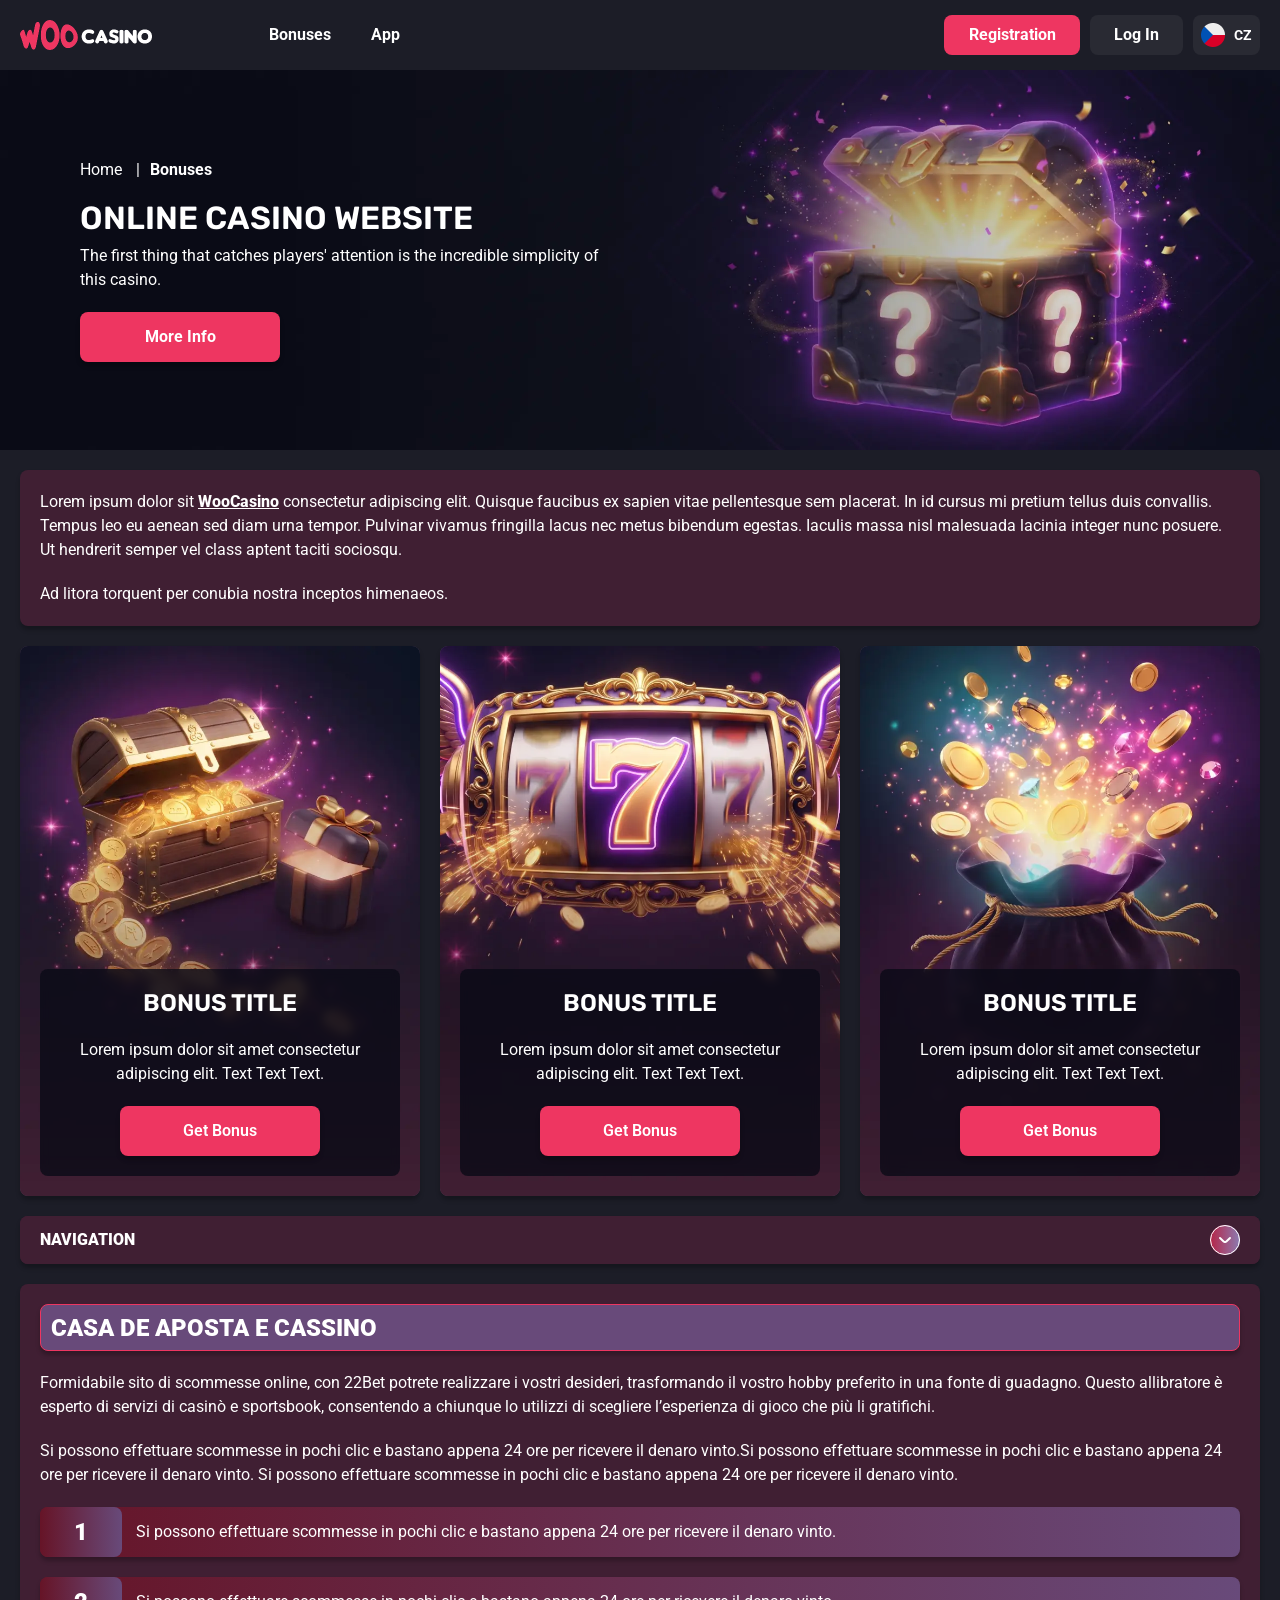
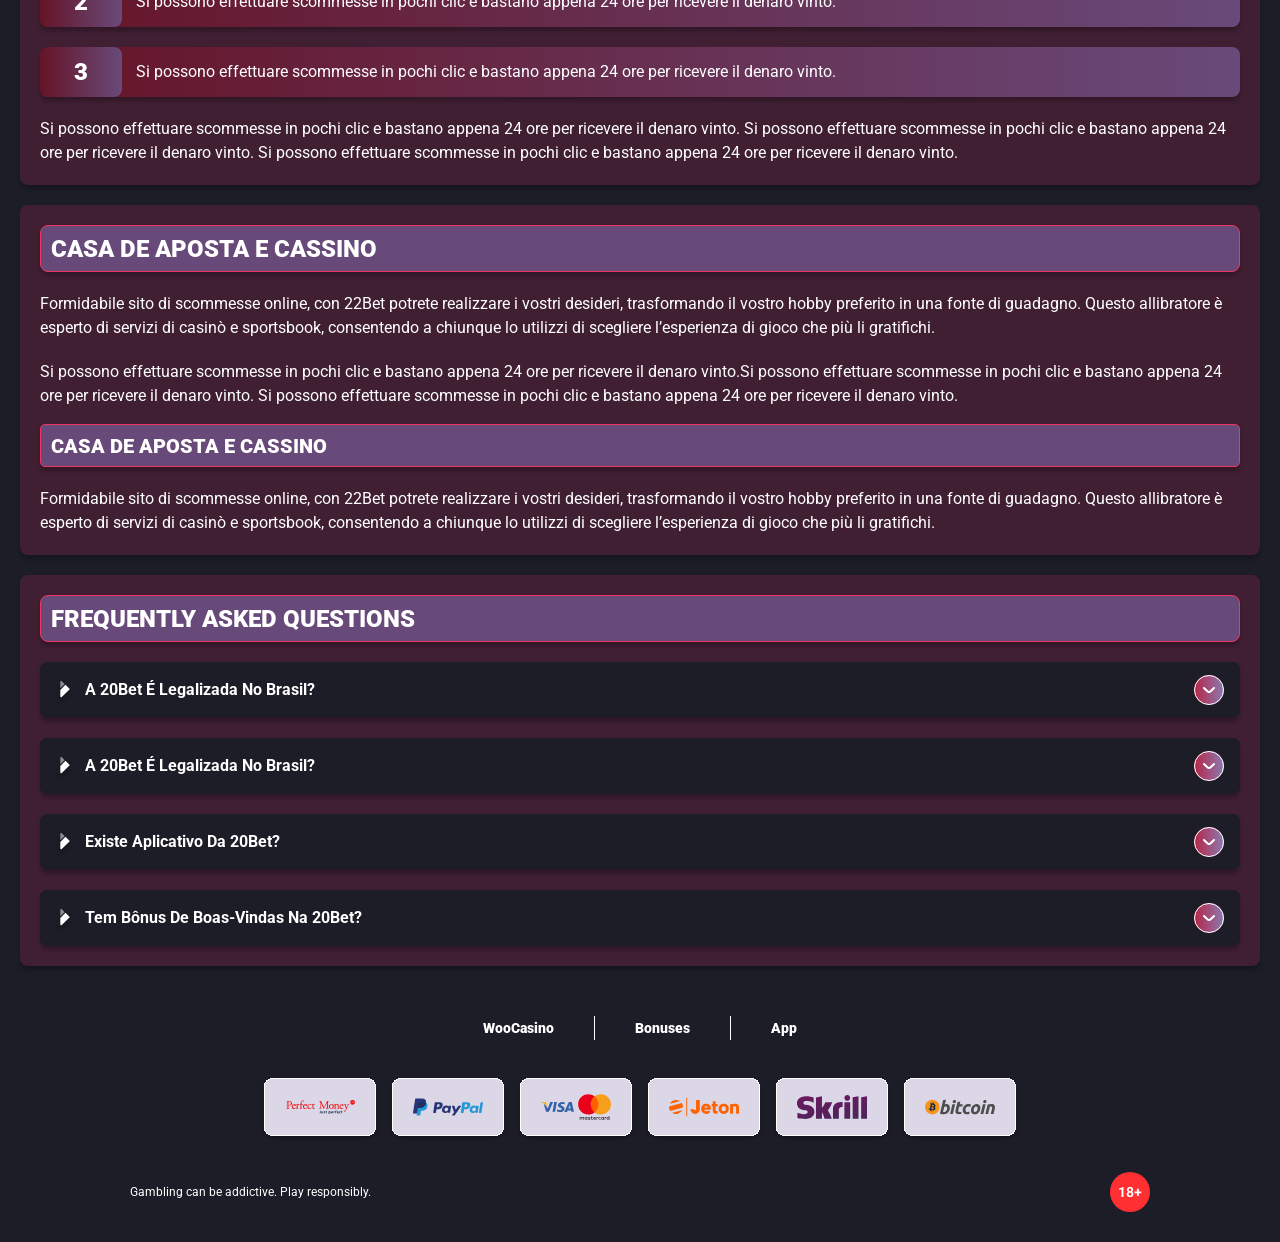
<file: bonus.html>
<!DOCTYPE html>
<html lang="en">
  <head>
    <meta charset="UTF-8" />
   
    <meta name="viewport" content="width=device-width, initial-scale=1.0" />
    <title>WooCasino</title>
    <meta name="description" content />
    <meta property="og:site_name" content />
    <meta property="og:title" content />
    <meta property="og:type" content="website" />
    <meta property="og:url" content />
    <meta property="og:image" content />
    <meta property="og:image:alt" content />
    <meta property="og:locale" content="en" />
    <meta property="og:description" content />
    <link rel="preconnect" href="https://fonts.googleapis.com" />
    <link rel="preconnect" href="https://fonts.gstatic.com" crossorigin="anonymous" />
  <link href="https://fonts.googleapis.com/css2?family=Roboto:wght@100;300;400;500;700;900&display=swap" rel="stylesheet">
<link href="https://fonts.googleapis.com/css2?family=Rubik:wght@300;400;500;600;700;800;900&display=swap" rel="stylesheet">
<link rel="stylesheet" href="./css/reset.css" />
    <link rel="stylesheet" href="./css/main.css" />
    <link rel="stylesheet" href="./css/media.css"/>
    <link rel="icon" href="./images/Group.png" type="image/x-icon"/>
    <script
    src="https://code.jquery.com/jquery-3.6.1.min.js"
    integrity="sha256-o88AwQnZB+VDvE9tvIXrMQaPlFFSUTR+nldQm1LuPXQ="
    crossorigin="anonymous"
  ></script>
  </head>
  <body>
  <header class="header">
      <section class="content header__content">
        <a href="./index.html" class="logo header__logo"
          ><img src="./images/logo.png" alt="logo" title
        /></a>
        <button class="header__btn-menu" >
          <svg width="16px" height="16px" viewBox="0 0 16 16" xmlns="http://www.w3.org/2000/svg">
              <rect y="0" width="16" height="3" rx="1.5"></rect>
              <rect y="6.5" width="16" height="3" rx="1.5"></rect>
              <rect y="13" width="16" height="3" rx="1.5"></rect>
            </svg>
        </button>

          <nav class="menu header__menu">
        <ul class="header__menu-list">
                
              <li class="" >
            
                <a href="./bonus.html" >
                <span>Bonuses</span>
              </a>
            
              </a>
            </li>
              <li>
                <a href="./app.html">
                 App
                </a>
              </li>
              
             
            </ul>
            <div class="header__button header__button-menu " >
              <a href="#" class="button  button__login-menu">Registration</a>
              <a href="#" class="button button__menu">Log in</a>
            </div>
           
          </nav>
              <a href="#" class="button button__login">Registration</a>
            <a href="#" class="button button__singup">Log in</a>
           
          <div class="header__language">
                <div class="header__flag-wrap">
                  <a class="header__country" href="#">
                    <span><img src="./images/flag.png" alt=" Flag" title /></span>
                    <span>cz</span>
                  </a>
                </div>
                 <!-- <div class="header__flag-menu">
                  <ul>
                    
                    <li>
                      <a href="#" class="header__flag-link">
                        <span>
                          <img src="./images/flag.png" alt="flag" title />
                        </span>
                        <span>en</span>
                      </a>
                    </li>
                    <li>
                      <a href="#" class="header__flag-link">
                        <span>
                          <img src="./images/flag-ca.png" alt="flag" title />
                        </span>
                        <span>ca</span>
                      </a>
                    </li>
                    <li>
                      <a href="#" class="header__flag-link">
                        <span>
                          <img src="./images/flag-au.png" alt="flag" title />
                        </span>
                        <span>au</span>
                      </a>
                    </li>
                    
                  <li>
                      <a href="#" class="header__flag-link">
                        <span>
                          <img src="./images/flag-nz.png" alt="flag" title />
                        </span>
                        <span>nz</span>
                      </a>
                    </li>
                     <li>
                      <a href="#" class="header__flag-link">
                        <span>
                          <img src="./images/flag-at.png" alt="flag" title />
                        </span>
                        <span>at</span>
                      </a>
                    </li>
                    <li>
                      <a href="#" class="header__flag-link">
                        <span>
                          <img src="./images/flag-de.png" alt="flag" title />
                        </span>
                        <span>de</span>
                      </a>
                    </li>
                     <li>
                      <a href="#" class="header__flag-link">
                        <span>
                          <img src="./images/flag-it.png" alt="flag" title />
                        </span>
                        <span>it</span>
                      </a>
                    </li>
                     <li>
                      <a href="#" class="header__flag-link">
                        <span>
                          <img src="./images/flag-ie.png" alt="flag" title />
                        </span>
                        <span>ie</span>
                      </a>
                    </li>
                  </ul>
                </div> -->
              </div>  
      </section>
    </header>
     <main class="main home main-page">
        <section class=" hero hero__page">
           
            <div class="background ">
              <img src="./images/bonus/bg-bonus.webp" alt="hero" title />
              
            </div>
            <div class="hero__wrapper hero__wrapper-page">
              <div class="hero__data hero__data-bonus">
                <ul
                class="breadcrumbs "
                
              >
                <li
                  
                >
                  <a href="/" >
                    <span >Home</span></a
                  >
                 
                </li>
                <li
                  
                >
                  <a href="#" > <span >Bonuses</span></a>
                 
                </li>
              </ul>
                <h1 class="title general hero__title">
                  Online Casino Website
                </h1>
                 <p class="hero__text">The first thing that catches players' attention is the incredible simplicity of this casino.</p>
               
                <a href="#" class="button  hero__button ">More info</a>
               
              </div>
             
            </div>
          </section>
      <section class="main__wrap main__wrap-page">
       
       <section class="content__wrapper content__wrapper-page">
        <section class="content article">
            <p>
             Lorem ipsum dolor sit <a href="#">WooCasino</a> consectetur adipiscing elit. Quisque faucibus ex sapien vitae pellentesque sem placerat. In id cursus mi pretium tellus duis convallis. Tempus leo eu aenean sed diam urna tempor. Pulvinar vivamus fringilla lacus nec metus bibendum egestas. Iaculis massa nisl malesuada lacinia integer nunc posuere. Ut hendrerit semper vel class aptent taciti sociosqu.
            </p>
            <p>
             Ad litora torquent per conubia nostra inceptos himenaeos.
            </p>
          </section>
        
          <section class="content bonuses">
            <ul class="bonuses__list">
               <li class="  bonuses__item">
                 
                 <div class="images__wrap">
                   <div class="background bonuses__img">
                     <img src="./images/bonus/banner-bonus1.webp" alt="" title="">
                  </div>
                  <div class="bonuses__desc">
                     <div class="wrap">
                        
                        <h2 class="title high bonuses__title">Bonus Title</h2>
                        <div class="bonuses__text">
                           <p>Lorem ipsum dolor sit amet consectetur adipiscing elit. Text Text Text.</p>
                          </div>
                        
                     </div>
                     <div class="bonuses__buttons">
                      <a href="#" class="button bonuses__button">Get  Bonus</a>
                      
                   </div>
                  </div>
                 </div>
                  
               </li>
               <li class="bonuses__item">
                 <div class="images__wrap">
                  <div class="background bonuses__img">
                     <img src="./images/bonus/banner-bonus2.webp" alt="" title="">
                  </div>
                  <div class="bonuses__desc">
                     <div class="wrap">
                       
                        <h2 class="title high bonuses__title">Bonus Title</h2>
                        <div class="bonuses__text">
                            <p>Lorem ipsum dolor sit amet consectetur adipiscing elit. Text Text Text.</p> </div>
                        
                     </div>
                     <div class="bonuses__buttons">
                        <a href="#" class="button bonuses__button">Get  Bonus</a>
                      
                   </div>
                  </div>
                 </div>
               </li>
               <li class="bonuses__item">
                <div class="images__wrap">
                  <div class="background bonuses__img">
                     <img src="./images/bonus/banner-bonus3.webp" alt="" title="">
                  </div>
                  <div class="bonuses__desc">
                     <div class="wrap">
                        
                        <h2 class="title high bonuses__title">Bonus Title</h2>
                        <div class="bonuses__text">
                           <p>Lorem ipsum dolor sit amet consectetur adipiscing elit. Text Text Text.</p>
                        </div>
                       
                     </div>
                     <div class="bonuses__buttons">
                        <a href="#" class="button bonuses__button">Get  Bonus</a>
                     
                   </div>
                  </div>
                </div>
               </li>
          
            </ul>
         </section>
            <section class="content menu-review__content">
              

            
                <div class="menu__review-desk menu__review-content">Navigation</div>
                <ul class="menu__review menu__review-list">
                  <li><a href="#">Lorem ipsum dolor sit</a></li>
                    <li><a href="#">Amet consectetur adipiscing</a></li>
                      <li><a href="#">Quisque faucibus ex sapien vitae</a></li>
                        <li><a href="#">Ut hendrerit sempero</a></li>
                          <li><a href="#">Pulvinar vivamus fringilla</a></li>
                           <li><a href="#">Ad litora torquent per conubia</a></li>
                         
                          
                </ul>
             
          
          </section>
         
         <section class="content article">
            <h2 class="title high article__title">Casa de Aposta e Cassino</h2>
            
            <p>
             Formidabile sito di scommesse online, con 22Bet potrete realizzare i vostri desideri, trasformando il vostro hobby preferito in una fonte di guadagno. Questo allibratore è esperto di servizi di casinò e sportsbook, consentendo a chiunque lo utilizzi di scegliere l’esperienza di gioco che più li gratifichi.
            </p>
            <p>
             Si possono effettuare scommesse in pochi clic e bastano appena 24 ore per ricevere il denaro vinto.Si possono effettuare scommesse in pochi clic e bastano appena 24 ore per ricevere il denaro vinto. Si possono effettuare scommesse in pochi clic e bastano appena 24 ore per ricevere il denaro vinto.
            </p>
           <ol>
              <li>Si possono effettuare scommesse in pochi clic e bastano appena 24 ore per ricevere il denaro vinto.</li>
              <li>Si possono effettuare scommesse in pochi clic e bastano appena 24 ore per ricevere il denaro vinto.</li>
              <li>Si possono effettuare scommesse in pochi clic e bastano appena 24 ore per ricevere il denaro vinto.</li>
            </ol>
            <p>Si possono effettuare scommesse in pochi clic e bastano appena 24 ore per ricevere il denaro vinto. Si possono effettuare scommesse in pochi clic e bastano appena 24 ore per ricevere il denaro vinto. Si possono effettuare scommesse in pochi clic e bastano appena 24 ore per ricevere il denaro vinto.</p>
          </section>
           <section class="content article">
            <h2 class="title high article__title">Casa de Aposta e Cassino</h2>
            
            <p>
             Formidabile sito di scommesse online, con 22Bet potrete realizzare i vostri desideri, trasformando il vostro hobby preferito in una fonte di guadagno. Questo allibratore è esperto di servizi di casinò e sportsbook, consentendo a chiunque lo utilizzi di scegliere l’esperienza di gioco che più li gratifichi.
            </p>
            <p>
             Si possono effettuare scommesse in pochi clic e bastano appena 24 ore per ricevere il denaro vinto.Si possono effettuare scommesse in pochi clic e bastano appena 24 ore per ricevere il denaro vinto. Si possono effettuare scommesse in pochi clic e bastano appena 24 ore per ricevere il denaro vinto.
            </p>
          
            <h3>Casa de Aposta e Cassino</h3>
            <p>Formidabile sito di scommesse online, con 22Bet potrete realizzare i vostri desideri, trasformando il vostro hobby preferito in una fonte di guadagno. Questo allibratore è esperto di servizi di casinò e sportsbook, consentendo a chiunque lo utilizzi di scegliere l’esperienza di gioco che più li gratifichi.</p>
          </section>
        
           <section class="content faq">
            <h2 class="title high faq__title">Frequently Asked Questions</h2>
            <ul class="faq__list " >
              <li class="faq__item"  >
                <h3 class="title medium faq__subtitle js-button-expander js-button-expander--faq"  >A 20Bet é legalizada no Brasil?
                 </h3>
                <div  class="faq__answer js-expand-content js-expand-content--faq" >
                  <p  >
                    Sim, a casa de apostas tem licença emitida por Curaçao, que é reconhecida no Brasil e a permite atuar por aqui.
                  </p>
                </div>
              </li>
              <li class="faq__item"  >
                <h3 class="title medium faq__subtitle js-button-expander js-button-expander--faq"  >A 20Bet é legalizada no Brasil?</h3>
                <div class="faq__answer js-expand-content js-expand-content--faq" >
                  <p  >
                    Sim, a casa de apostas tem licença emitida por Curaçao, que é reconhecida no Brasil e a permite atuar por aqui.
                  </p>
                </div>
              </li> 
              <li class="faq__item"  >
                <h3 class="title medium faq__subtitle js-button-expander js-button-expander--faq"  >Existe aplicativo da 20Bet?</h3>
                <div class="faq__answer js-expand-content js-expand-content--faq" >
                  <p  >
                   Sim, disponível para sistemas operacionais iOS e Android.
                  </p>
                </div>
              </li> 
              <li class="faq__item"  >
                <h3 class="title medium faq__subtitle js-button-expander js-button-expander--faq"  >Tem bônus de boas-vindas na 20Bet?</h3>
                <div class="faq__answer js-expand-content js-expand-content--faq" >
                  <p  >
                   O pacote especial para novos usuários da 20Bet paga 100% sobre o primeiro depósito, com limite de 600 BRL.
                  </p>
                </div>
              </li> 
             
            </ul>
          </section>
          
        </section> 
        
       
        <div class=""  onclick="scrollToTop()">
          <button class="main__arrow" id="scrollToTopBtn"></button>
        </div> 
      </section>
    </main> 
     <footer class=" footer ">
      <section class="content footer__content">
        <ul class="footer__menu">
         <li><a href="/">WooCasino</a></li>
         <li><a href="./bonus.html">bonuses</a></li>
         <li><a href="./app.html">app</a></li>
         
        </ul>
       
          <ul class="footer__cards-list">
           
            <li>
              <a href="#"
                ><img src="./images/footer-img1.svg" alt="card" title
              /></a>
            </li>
           <li>
              <a href="#"
                ><img src="./images/footer-img2.svg" alt="card" title
              /></a>
            </li> <li>
              <a href="#"
                ><img src="./images/footer-img3.svg" alt="card" title
              /></a>
            </li> <li>
              <a href="#"
                ><img src="./images/footer-img4.svg" alt="card" title
              /></a>
            </li> <li>
              <a href="#"
                ><img src="./images/footer-img5.svg" alt="card" title
              /></a>
            </li> <li>
              <a href="#"
                ><img src="./images/footer-img6.svg" alt="card" title
              /></a>
            </li>
          </ul>
       
        <div class="footer__wrapp">
          <div class="footer__text">
           
            <p>Gambling can be addictive. Play responsibly. 
</p>
           
          </div>
          <div class="footer__age">
            <img src="./images/age.svg" alt="age" title />
          </div>
        </div>
      
      </section>
    </footer>
    
    <script src="./js/sidebar.js" defer></script>
    <script src="./js/expander.js" defer></script>
    <script src="./js/mobile-menu.js" defer></script>
     <!-- <script src="./js/flag.js" defer></script> -->
     <script src="./js/arrowUp.js" defer></script>
  </body>
</html>
</file>
<file: css/main.css>
html{
    -webkit-text-size-adjust: 100%;
    scroll-behavior: smooth;
      overflow-x: hidden;
  }
  
  body {
      display: block;
      position: relative;
      width: 100%;
    background:#1C1D27;
 font-family: 'Roboto', sans-serif;
      font-size: 16px;
      font-weight: 400;
      line-height: 150%;
      text-align: left;
      color:#ffffff;
      overflow-x: hidden;
    }
  

    
    .content {
      display: block;
      position: relative;
      width: 100%;
      max-width: 1020px;
      max-width: 100%;
      /* overflow: hidden; */
      border-radius: 8px;
 background:#401F33;

      padding: 20px;
      box-shadow: 0px 4px 4px 0px #00000040;

      margin: 0 auto 20px auto;
    }
    
    h1,
    h2,
    h3,
    h4,
    .title {
      display: block;
      position: relative;
      font-size: 32px;
      font-weight: 600;
      line-height: 100%;
      text-align: center;
      color: #FFffff;
    }
    
    h1,
    .title.general {
      text-transform: uppercase;
      font-family: 'Rubik', sans-serif;
    }
    
    h2,
    .title.high {
      display: flex;
      align-items: center;
      justify-content: flex-start;
      font-weight: 900;
      font-size: 24px;
      line-height: 100%;
      text-transform: uppercase;
      color: #ffffff;
gap: 16px;
   background: #684A7A;
   border: 1px solid  #EE3661;
   box-shadow: 0px 4px 4px 0px #00000040;
border-radius: 8px;
padding: 10.5px 10px ;
    }



    h3,
    title.medium {
       display: flex;
      align-items: center;
      justify-content: flex-start;
      font-weight: 900;
      font-size: 20px;
      line-height: 100%;
      text-align: left;
    gap: 16px;
      text-transform: uppercase;
    color: #ffffff;
    background: #684A7A;
   border: 1px solid  #EE3661;
   box-shadow: 0px 4px 4px 0px #00000040;
border-radius: 8px;
    border-radius: 5px ;
 
padding: 10.5px 10px ;
    }
    
    article > *,
    .article > *,
    .desk > * {
      margin-top: 20px;
    }
    
    article > *:first-child,
    .article > *:first-child,
    .desk > *:first-child {
      margin-top: 0 !important;
    }
    
    article > h2,
    .article > h2,
    .desk > h2 {
      margin-top: 32px;
    }
    
    article > h3,
    .article > h3,
    .desk > h3 {
      margin-top: 16px;
    }
    
    .button {
      
      position: relative;
    display: inline-block;
      min-width: 200px;
      height:50px;
      width: fit-content;
background: #EE3661;

      overflow: hidden;
      box-shadow: 0px 4px 4px 0px #00000040;

      font-size: 16px;
      font-weight: 700;
      line-height: 120%;
      text-align: center;
      align-items: center;
      justify-content: center;
      text-decoration: none;
      text-transform: capitalize;
      color: #ffffff;
      white-space: nowrap;
      cursor: pointer;
      padding: 15px 20px;
      margin: 0 auto;
   border-radius: 8px;
      transition: all 0.5s;
    }
    
    .button:hover {
     transform: scale(1.1);
    }
    
    
    .header,
    .main ,.footer {
      display: flex;
      position: relative;
      justify-content: space-between;
      align-items: center;
     
      max-width: 1600px;
      max-width: 100%;
      
      margin: 0 auto;
    }
    
    .background{
      display: block;
      position: absolute;
      bottom: 0;left: 0;
      height: 100%;
      width: 100%;
      overflow: hidden;
    }
    
    .background img{
      position: relative;
      width: 100%;height: 100%;object-fit: cover;
      object-position: center top;
      
    }

    .background-page img{
      border-radius: 0;
    }
    
    .images img{
      border-radius: 8px;
      width: 100%;
      height: 100%;
      overflow: hidden;
      display: block;
 
    box-shadow: 0px 4px 4px 0px #00000040,0px 4px 4px 0px #00000040 inset;

    }

    .faq {
      overflow-anchor: none;
    }
    
    /* -------------------HEADER---------------- */
    .header {
      position: fixed;
      top: 0;
      left: 0;
      right: 0;
      width: 100%;
      z-index: 100;
  background: #1C1D27;

    }
    
    .header__content {
      position: relative;
      display: flex;
      flex-direction: row;
      align-items: center;
      justify-content: space-between;
      max-width: 1440px;
      max-height: 70px;
      border-radius: 0;
background: #1C1D27;

      box-shadow: none;
border: none;
      padding: 15px 90px;
      margin: 0 auto;
    }
    
    .logo {
      display: block;
      position: relative;
      flex: 0 0 132px;
      margin-right: 97px;
    }
    
    .logo img {
      display: block;
      position: relative;
      width: auto;
      max-height: 30px;
    }
    
    .logo:hover{
      transform: scale(1.1);
    }
    .header__menu {
      display: flex;
      white-space: nowrap;
      max-height: calc(100vh - 70px);
       scrollbar-width: none; 
  -ms-overflow-style: none; 
  
    }
    .header__menu::-webkit-scrollbar {
  display: none; 
}
    
    
    .header__menu-list {
      display: flex;
      justify-content: center;
      align-items: center;
      white-space: nowrap;
      flex: 1 1 auto;
    
      border-radius: 8px;
     


    }
    .header__menu-list li {
      display: block;
    
    }
    
    .header__menu-list li a {
      display: inline-flex;
      position: relative;
      align-items: center;
      font-weight: 700;
      font-size: 16px;
      line-height: 100%;
      text-transform: capitalize;
      color:#FFFFFF;
      transition: all 0.5s;
       padding:  23px 20px;
    }


    
    .header__menu-list li:hover a {
     text-decoration: underline;
      
    }
    
    .menu a{
      display: none;
    }
    
  
    span {
      display: inline-block;
    }
    
    .header__menu-list a img,
    .header__flag img {
      width: 24px;
      height: 24px;
      vertical-align: middle;
    }
    
   
    .header__flag span:first-child {
      flex: 0 1 24px;
     
      
    }

    .header__menu-wrap {
    display: none;
    display: block;
    position: absolute;
    left: 0;
    top: 60px;
    min-width: 120px;
    height: auto;
    background: #16656D;
box-shadow: 0px 4px 4px 0px #00000040;

    border-radius:0 0 12px 12px;
    padding: 8px 16px;
    z-index: 100;
    overflow-y: hidden;
}

.header__menu-wrap ul{
  display: flex;
  flex-direction: column;
  gap: 8px;
}
.header__menu-wrap ul li{
  padding: 0;
}

.header__menu-wrap ul li:hover{
  background: none;
  
}


.header__menu-list .header__menu-item {
    display: none;
}

.header__menu-list li:first-child .header__menu-item {
    padding-left: 0;
}


.header__menu-list > li {
  position: relative;
}



.header__menu-list li .header__menu-wrap ul li a{
  color:#FFFFFF !important;
  padding-right: 12px;
}

.header__menu-list li .header__menu-wrap ul li a:hover{
text-decoration: underline !important;
}

.header__menu-list li .header__menu-wrap ul li a::after{
  display: none;
}

.header__menu-wrap.js-expand-content.expanded {
  height: auto;
}


li.active .header__menu-wrap{
display: flex;
  gap: 8px;
}
    .header__flag {
      display: flex
;
    align-items: center;
      margin-left: 20px;
      color:#ffffff;
      text-transform: uppercase;
    }

  

     .button__login:hover{
   background: #292A33;

color: #ffffff;
transform: none;

     }

    .button__login{
     
      height: 40px;
        min-width: 136px;
    
text-transform: capitalize;
        padding: 10px 20px;
        margin: 0 10px 0 auto ;
       box-shadow: none;
    }
    

    
 .button__singup{
 
  min-width: 93px;
  padding: 10px 20px;
background: #292A33;
box-shadow: none;
color: #ffffff;height: 40px;

text-transform: capitalize;

    margin: 0;
 }

 .button__singup:hover{
    background: #EE3661;

    transform: none;
 }
    .header__time{
        color:#FFFFFF;
        position: relative;
        padding-left: 28px;
        margin-left: 24px;
    }

    .header__time::before{
      content: '';
      display: block;position: absolute;
      top: 50%;
      transform: translateY(-50%);
      width: 18px;height: 18px;
      left: 1px;
      background: url('../images/clock.svg') no-repeat center center / contain;
    }

 
    .header__btn-menu{
      display: block;
      flex: 0 1 auto;
      min-width: 0;
      border:1px solid #ffffff; 
      border-radius: 10px;
    background: #100823;

      padding: 12px;
      margin-left: 12px;
      order: 3;
     
      
    }
    
    
    svg {
      position: relative;
      fill: #ffffff;
      line-height: 1;
      vertical-align: 1;
    }
    
     
      
    .header__country {
  display: flex;
  align-items: center;
  gap: 9px;
  background: #292A33;

  border-radius: 8px;
 
  padding: 8px 40px 8px 8px;
  padding: 8px;
  margin-left: auto;
}

.header__language {position: relative;
  margin-left: 10px;

}

/* .header__country::after{
  content: "";
    position: absolute;
    display: block;
    width: 24px;height: 24px;
     flex-shrink: 0;
    top: 50%;
    transform: translateY(-50%);
    right: 10px;
    background: url('../images/menu-arrowDown.svg')no-repeat center center / contain;
    transition: transform 0.3s ease-in-out;
}

.header__country.active::after{
  transform: translateY(-50%) rotate(180deg);
  
} */


.header__country span:last-child {
  color: #ffffff;
  font-weight: 700;
  font-size: 14px;
  line-height: 100%;
  text-transform: uppercase;
  transition: all 0.5s;
}


.header__country img,
.header__flag-link img {
  width: 24px;
  height: 24px;
  vertical-align: middle;
} 
.header__country.active {
  border-bottom-right-radius: 0;
  border-bottom-left-radius: 0;
}
    .header__flag-menu {
  /* display: none; */
  position: absolute;
  top: 37px;
  width: fit-content;
  min-width: 100%;
  
  right: 0px;
  height: auto;
  border-bottom-right-radius: 8px;
  border-bottom-left-radius: 8px;
  border-top-right-radius: 0;
  border-top-left-radius: 0;
background: #292A33;

  padding: 10px 6px;
  z-index: 9999;
    transform: translateY(-10px);
    opacity: 0;
    visibility: hidden;
    transition: all 0.5s 
ease;
  /* top: calc(100% + 5px); */
  max-height: calc(100vh - 64px);
}
.header__flag-menu.active::-webkit-scrollbar {
  display: none;
}

.header__flag-link {
  display: flex;
  flex-direction: row;
  font-size: 14px;
  align-items: center;
  justify-content: center;
  padding: 0 ;
  gap: 9px;
 text-align: center;
}
.header__flag-menu.active {
  display: block;
   overflow-y: auto;
   
   border-top: none;
    transform: translateY(0);
    opacity: 1;
    visibility: visible;
}

.header__flag-menu ul li + li {
  margin-top: 10px;
}

.header__flag-link:last-child span {
  font-weight: 700;
  font-size: 14px;
  color: #ffffff;
  text-transform: uppercase;
     flex: 0 0 24px;
}

.header__flag-link:last-child span:hover{
  color:#ff0000;
}

.header__flag-link span:first-child  {  flex: 0 0 24px;}

    
     
    
    
    /* ------------------ MAIN------------- */
    .main.home{
      display: flex;
      
     
    }
    
    .main__wrap {
      display: flex;
      position: relative;
      flex: 1 1 100%;
      justify-content: center;
      align-items: stretch;
      max-width: 1300px;
      padding: 20px 30px;
      margin: 0 auto;
    }
    
    
    
   
    .menu__review-content::after {
      content: "";
      position: absolute;
      right: 20px;
      top:50%;
      transform: translateY(-50%);
      width: 30px;
      height: 30px;
     background: url('../images/sidebar-arrowDown.svg') no-repeat center center / contain;
      transition:  all 0.5s;
    }

   
    
   
    
    .menu__review-content.active::after {
      
      transform: translateY(-50%) rotate(180deg);
    }
    
    .menu-review__content{
     
      padding: 0px;
      margin-bottom: 20px;
      overflow: hidden;

      border-radius: 8px;
      
    }
  
    .menu__review-content{
      position: relative;
      padding:16px 60px 16px 20px;
      color: #ffffff;
      font-weight: 900;
      font-size: 16px;
      line-height: 16px;
      text-transform:uppercase;
 cursor: pointer;
background:#401F33;
  
  gap: 16px;

    }

  
  
.bonuses__desc::after{
background: linear-gradient(180deg, rgba(0, 234, 206, 0) 14.75%, rgba(0, 234, 206, 0.7) 100%);


}

    
    .menu__review-content.active{
      border-bottom-left-radius: 0;
      border-bottom-right-radius: 0;
    }
    
    .menu__review li a {
   color: #ffffff;
      position: relative;
      display: flex;
    }
  
    .menu__review li:hover a{
      text-decoration: underline;
    }


     
    .menu__review.active{
      display: block;
     
      border-radius: 0 0 12px 12px;
    }
    .menu__review-list{
      padding: 0;
    }
    .menu__review-list li{
      padding: 8px 16px;
      transition: all 0.5s
    }
    .content__wrapper {
      
    
      flex: 0 1 100% ;
    }
.menu__review-list li:not(:last-child){
 border-bottom: 1px solid #FFFFFF66;
}
    
  
      
    /* -----------hero ----------- */
    .content__wrapper{
      position: relative;
       
     
    
    }
    
    .hero{
      padding: 0;
      min-height: 380px;
      display: flex;
      background:none;
  
      align-items: center;
      padding: 24px 24px 24px 0;
  }
    
    .hero__wrapper {
     
      display: flex;
      align-items: center;
     
    }
    
  
    .hero__data{
    display: block;
      position: relative;
        max-width: 560px;
      padding: 12px; 
    }
    
    .hero__title{
      margin-bottom: 10px;
      text-align: start;
     
    }
  
    .hero__data p{
      color:#ffffff;
      
      text-transform: none;
      margin-bottom: 20px;
    }
    
    
    .hero__rating {
      display: flex;
      font-weight: 700;
      align-items: center;
      text-transform: uppercase;
      color:#ffffff;
      margin-bottom: 20px;
    }
    
    .hero__rating p{
       text-transform: uppercase;
     margin-right: 10px;
     margin-bottom: 0;
    
     
    }
    .hero__button{
      display: flex;
    margin-left: 0;
      
          
    }
    .hero__rating span{
      white-space: nowrap;
    }

    .hero__data  li:nth-child(1) span{
      font-weight: 400;
      padding-left: 0;
    }
  
    
    
   .hero__data .hero__span{
      font-weight: 400;
      font-size: 12px;line-height: 18px;
      color:#ffffff;
    }
    
    
    
 


/* ------------features------ */
 
.features__wrap {
  display: flex;
  gap:20px;
}
.features__list,
.features__table {
 
  
  border-radius: 12px;
  

}

.features__title{
  margin-bottom: 16px;

}

.features__list li {
  display: flex;
  gap: 8px;
  position: relative;
   padding: 8px 16px ;
}

.features{
  
 
      box-shadow:none;
}


.features__table tr,.features__list li{
background: #000000;

border-radius: 12px;
  color:#ffffff;
}


.features__table {
border-collapse: separate;
display: flex;
width: 100%;
gap: 20px;
}

.features__table tbody{
  width: 100%;display: grid;
  grid-template-columns: repeat(2,1fr);
  gap: 15px;
 
}

.features__table tr {
  font-weight: 700;
  display: flex;
  flex-direction:row;
  align-items: center;
  text-align: left;
gap: 12px;
background: linear-gradient(90deg, #661427 0%, #684A7A 100%);

box-shadow: 0px 4px 4px 0px #00000040;

color: #ffffff;

padding: 8px 16px;
 overflow: hidden;
border-radius: 8px;

}

.features__table tr td:last-child{
  font-weight: 400;
  padding-left: 0;


background: transparent;
width: 100%;
}

.features__table tr td:first-child{
width: 100%;
display: flex;
height: 100%;
align-items: center;
gap: 12px;

  font-weight: 400;
  text-transform: none;
 
 
}
.features__table tr td:first-child img{
  width: 21px;height: auto;
  display: block;
}

.features__table td {
  width: 100%;
}

/* -------------banner---------------- */

.banner {
  display: flex;
  align-items: center;
  justify-content:flex-end;
  overflow: hidden;
  width: 100%;
 
  min-height: 380px;
  padding:  20px 60px 20px 20px;
  background: transparent;
    border-radius: 8px;
    margin-bottom: 20px;

  
}

.banner__info {
  display: flex;
 
  flex-direction: column;
  align-items: flex-end;
  position: relative;
  max-width: 468px;

border-radius: 5px;
  text-align: center;
 
  padding: 20px;
}

.banner .banner__title-main {
  flex-direction: column;
  align-items:center;
  width: auto;
  justify-content: flex-end;
  font-weight: 600;
  font-family: 'Rubik', sans-serif;
  line-height: 120%;
  font-size: 36px;
  padding: 0;
  box-shadow: none;
  color: #FFffff;
  text-align: right;
  text-transform: uppercase;
  margin-bottom: 2.5px;
  padding-left: 0;
  padding-right: 0;
  border: none;
  background: none;
}

.banner .banner__title::after,.banner .banner__title-main::before, .banner .banner__title-main::after {
  display: none;
  
}

.banner__subtitle{
  position: relative;
  color: #FFFFFF;
  font-size: 24px;
  line-height: 150%;
  font-weight: 700;
  text-align: right;
  text-transform: capitalize;
  
  margin-bottom: 30px;
  
}



.banner__button {

 margin-left:auto;
 margin-right:0;
 border: none;
}

.banner__button:hover{
  transform: scale(1.1);
}


.banner-page{
  max-width: 100%;
  justify-content: flex-start;
  min-height: 380px;
  padding-left: 150px;
}


   
        /* ----------------review------------- */
    
      
        .article {
          display: flex;
          flex-direction: column;
        }
        .article ul li{
          position: relative;
          padding-left: 28px;
         
   
        }
    
        .article ul li + li,.article ol li + li{
          margin-top: 20px;
        }
       .article ul li ,.article ol li{
background: linear-gradient(90deg, #661427 0%, #684A7A 100%);

box-shadow: 0px 4px 4px 0px #00000040;

color:#ffffff;
        border-radius: 8px;
    
padding: 13px 13px 13px 96px;

       }
    
        .article ul li::before{
          content:'';
          position: absolute;
          left:0px;
          top: 9px;
          top:50%; 
          transform: translateY(-50%); 
         
          border-radius: 8px;
         width: 81.5px;height: 100%;
background: linear-gradient(90deg, #661427 0%, #684A7A 100%);

        }

           .article ul li::after{
          content:'';
          position: absolute;
          left: 25px;
          top: 17px;
          top:50%;
          transform: translateY(-50%);
          width: 30px;height: 30px;
        border-radius: 50%;
background:url(../images/decor-list.svg) no-repeat center center / contain;

        }  

        .article-page ul li::before{

          background:#054146;
        }


        .article  .button{
          margin: 20px auto 0 auto;
       
        }

      
  
    

        .article a:not(.button){
      
           color: #ffffff;
           text-decoration: underline;
            font-weight: 800;
            
        }
        .article a:not(.button):hover{
     color:#EE3661; 
        }


           /* для нумерованного списка */

.article ol ,.faq{
  
  counter-reset: ol;
  position: relative;
  
}

.article ol li,.faq__subtitle{
  display: flex;
 align-content: center;
  counter-increment: ol; 
  position: relative; 
 
 flex-wrap: wrap;
padding: 13px 13px 13px 96px;}

.article ol li::before
/* .faq__subtitle::before */
 {
  content: counter(ol) "  "; 
  display: inline-block;
  position: absolute;
  font: inherit;
  font-weight: 900;
  font-size: 24px;
  line-height: 150%;
   width: 81.5px;
   height: 100%;
   border-radius: 8px;
  color: #ffffff;
background: linear-gradient(90deg, #661427 0%, #684A7A 100%);

  left: 0px;
  top:50%; 
          transform: translateY(-50%); 
          display: flex;
        justify-content: center;
          align-items: center;

}

.faq__subtitle::before{
  content: '';
  position: absolute;
  left: 10px;
  top: 50%;
  transform: translateY(-50%);
 background:url(../images/decor-list.svg) no-repeat center center / contain;
 width: 30px;
 height: 30px;
}

    
     
     
    /* ----------faq----------------------- */
    
    .faq__subtitle {
      position: relative;
      font-weight: 700;
      font-size: 16px;
      line-height:100%;
      text-align: left;
      color: #ffffff;
background:#1C1D27;
border: none;
box-shadow: none;
      border-radius: 8px;
      text-transform: capitalize;
      cursor: pointer;
      padding: 20px 60px 20px 45px;
    }
     
    
  
    .faq__title{
      margin-bottom: 20px;
    }
    
    .faq__subtitle::after {
      content: "";
      display: block;
      position: absolute;
      top: 50%;
      transform: translateY(-50%);
      right: 16px;
      width: 30px;
      height: 30px;
      background: url('../images/sidebar-arrowDown.svg') no-repeat center center / contain;
      transition: transform 0.3s ease-in-out;
      
    }
    
    .faq__subtitle.active::after {
      
      transform: translateY(-50%) rotate(180deg); 
    }
    
    .faq__item{
      position: relative;
  /* border: 1px solid #FFFFFF; */
   border-radius: 8px;
  background:#1C1D27;
box-shadow: 0px 4px 4px 0px #00000040 inset,0px 4px 4px 0px #00000040;


    }
    
    .faq__item + .faq__item{
      margin-top: 20px;
    }
    .faq__subtitle.active {
   border-radius: 8px 8px 0;
   border-bottom:none
    }
    
    .faq__answer {
      position: relative;
   
background:transparent;

border-radius: 8px;
      color: #ffffff;

           padding:0 16px  12px 20px;
 
    }
    
    .js-expand-content {
      display: none;
      overflow: hidden;
    }
    
    .js-expand-content.expanded {
      height: 100%;
    }
    
    
    /* ---------main__arrow------ */
    .main__arrow {
      display: block;
      position: fixed;
      width: 50px;
      height: 50px;
      right: 20px;
      bottom: 20px;
      background: transparent;

      background: url('../images/ArrowUp.svg') no-repeat center center / contain;
      z-index: 100;
  padding: 5px;
    
  }

  .content:last-child{
    margin-bottom: 0;
  }
    
    /* ------------footer----------------- */
    .footer{
       display: flex;
      position: relative;
background: #1C1D27;


    }
    
    .footer__content{
      display: flex
;
    flex-direction: column;
    align-items: center;
      gap:32px;
      max-width: 1240px;
      padding: 30px 20px;
      /* padding: 30px 10px 10px 30px; */
      background: transparent;
      box-shadow: none;
      margin-bottom: 0;
      border: none;
      
    }
    .footer__menu{
      display: flex;
      justify-content:center;
      gap: 40px;
      flex-wrap: wrap;
    }
    
   .footer__menu li:not(:last-child){
    padding-right: 40px;
    border-right: 1px solid #FFFFFF;

   }

    .footer__menu li a{
      font-weight: 900;text-transform: capitalize;
      font-size: 14px;
      line-height: 160%;
        position: relative;
        color:#ffffff;
        transition: all 0.5s;
    
    }

    .footer__menu li:hover a{
color: #FF2F71;
    }
    .footer__info{
        position: relative;
    }

    
    .footer__info a{
     
      color: inherit;
    
    } 
    
    .footer__cards-list {
      display: flex;
      flex-wrap: wrap;
      align-content: center;
      justify-content: center;
      align-items: center;
      gap:8px;
      row-gap: 5px;
    }
    
    
    
    .footer__cards-list li img {
      width: 100%;
      border-radius: 16px;
      height: auto;
      display: block;
    }

    .footer__cards-list li{
      transition:  all 0.5s;
    }
    .footer__cards-list li:hover{
      transform: scale(1.05);
    }
    
    .footer__text{
      text-align: center;
      /* margin-left: auto;
      margin-right: auto; */
      
    }
    
    .footer__text p{
      color: #ffffff;
      font-size: 12px;
      font-weight: 400;
      line-height: 22px;
    }
    
    .footer__text p + p {
      margin-top: 8px;
    }
    
    .footer__wrapp{
      display: flex;
      width: 100%;
      flex-direction: row;
      justify-content: space-between;
      gap: 80px;
      align-items: center;
      padding: 0 90px;
    }
    
    
    
    .footer__age img{
     max-width: 40px;
     max-height: 40px;
     display: block;
    }
    
    .footer__information{
      display: flex;
      justify-content: center;
    }
    
    .footer__information li + li{
      margin-left: 24px;
    }

    .footer__copy{
color: #ffffff;
font-size: 14px;
line-height: 16.41px;
text-align: center;
    }
    
/* --------------bonus page------------- */


    .breadcrumbs {
      display: flex;
      text-align: center;
      margin-bottom: 20px;
      white-space: nowrap;
      flex-wrap: wrap;
    }
    
    .breadcrumbs li:not(:last-child) a {
      padding-left: 0;
    }
    
    .breadcrumbs li a {
      font-weight: 400;
      color: #ffffff;
      padding: 10px;
    }
    
    .breadcrumbs li:first-child a:hover {
      color: #EB5851;
    }
    
    .breadcrumbs li:last-child a {
      font-weight: 700;
      cursor: default;
    }
    
    .breadcrumbs > li:not(:last-child):after {
      content: "|";
      position: relative;
      color: #ffffff;
      
    }
    
    .main-page.home{
   
      padding-top:70px;
      display: block;
    }
    
    .main__wrap-page{
      justify-content: flex-start
    }
    
    .home .hero__page{
     
      position: relative;
        width: 100vw;
        display: flex
    ;
        justify-content: start;
        align-items: center;
        background: linear-gradient(to right, rgba(23, 25, 35, 0.8) 100%, rgba(23, 25, 35, 0.6) 40%, rgba(23, 25, 35, 0.2) 70%, rgba(23, 25, 35, 0.8) 80%);
        padding-top: 24px;
        padding-bottom: 24px;
        padding-left: calc(50% - 580px);
        padding-right: calc(50% - 580px);
       
    }

    .hero__data-page{
      max-width: 600px;
      padding: 32px;
    }
    
    .hero__data .hero__text-page{
      font-size: 15px;
      text-transform: none;
      margin-bottom: 32px;

    }

    
    
    .content__wrapper-page{
      top:0;
    }
    
    .content.bonuses {
      padding: 0;
      background: none;
       border: none;
       box-shadow: none;
    }
    
    .bonuses__list {
  
      gap: 20px;
      display: grid;
      grid-template-columns: repeat(3, 1fr);
   }

            
    
    .bonuses__item {
      display: flex;
      align-items: center;
      justify-content: center;
   position: relative;
      border-radius: 8px;
      padding: 0;
   background: #4F3C56;

box-shadow: 0px 4px 4px 0px #00000040;

      min-height: 550px;
      overflow: hidden;
    }
    
    .bonuses__item > * {
      position: relative;
    }
    
    .bonuses__item + .bonuses__item {
      margin-top: 0;
    }
    
    .bonuses__item:before {
      display: none;
    }
    
    
    .bonuses__img img {
      display: block;
      width: 100%;
  height: 100%;
 object-fit: cover;

    }
    
    .bonuses__desc {
     position: relative;
    height: max-content;
background: #0A0B17CC;

backdrop-filter: blur(5px);

width: 100%;
max-width: 100%;
      border-radius: 8px;
     
      padding: 30px 40px;
   
    }
    
    .bonuses__desc .wrap {
     
      color: #ffffff;
   
      text-align: center;
    }

    .images__wrap{
      width: 100%;height: 100%;padding: 20px ;
     display: flex;justify-content: center;
     align-items: flex-end;
    }
    
    .bonuses__icon {
      background-color: #fff;
      width: 80px;
      height: 80px;
      border-radius: 50%;
      position: absolute;
      top: -40px;
      left: 0;
      right: 0;
      margin: auto;
     
      display: flex;
      
      align-items: center;
      
      justify-content: center;
    }
    
    .title.bonuses__title {
      flex-direction: column;
      color: #ffffff;
      font-family: 'Rubik', sans-serif;
      font-size: 24px;
      font-weight: 600;
      line-height: 120%;
      border: none;
      background: none;
      padding-left: 0;
      padding: 0;
      box-shadow: none;
      position: relative;
    }
  .title.bonuses__title::after,.title.bonuses__title::before{
    display: none;
  }
    
    .bonuses__text {
      margin-top: 20px;
      color: #ffffff;
    }
    
    .bonuses__text p {
      margin-top: 0;
      
    }
    
    .bonuses__buttons {
     position: relative;
      display: flex;
     flex-wrap: wrap;
      justify-content: center;
     
      gap: 20px;
      margin-top: 20px;
      z-index: 1;
    }
    
    .bonuses__button {
     
      width: max-content;
      
      min-width: 200px;
      font-size: 16px;
      line-height: 120%;
      font-weight: 600;
      border-radius: 8px;
      padding: 15px 14px;
      /* width: calc(50% - 8px); */
      margin: 0;
    border: none;
    }
    
   
  
    
    .hero__button-page{
      display: block;
    margin-top: 0;
    margin-left: 0;
    width: 185px;
    margin-right: auto;

    }

    .hero__button-page:hover{
      background:#2E9344;
    }
   
    

    /* --------------------app-page------------- */

    .hero__page-app{
      /* min-height: 650px; */
      height: auto;
    }

    .hero__img{
      
      z-index: 1;
      position: relative;
      
    }

    .hero__images-decor{
      position: absolute;
      bottom:-40px;right: 0;
     
      
    }
    .banner__app {
      display: flex;
      align-items: center;
      justify-content: center;
      min-height: 200px;
      border-radius: 16px;
      padding: 30px;
    }
    .banner__logo {
      max-width: 243px;
      flex: 0 0 243px;
      margin-right: 106px;
      margin-left: 106px;
      z-index: 3;
    }
    
    .banner__logo img {
      max-height: 91px;
    }
    
    .banner__content-app {
      display: flex;
      
      flex-direction: row;
      align-items: flex-start;
      width: fit-content;
      gap:16px;
     
      

    }
    .banner__btn {
      display: flex;
      flex-direction: row ;
      position: relative;
      min-width: 240px;
      height: 64px;
      font-size: 16px;
      font-weight: 700;
      align-items: center;
      line-height:128%;
      text-align: center;
      text-decoration: none;
      justify-content: center;
      border-radius: 8px;
     background: #EE3661;

      color: #ffffff;

gap: 8px;
      text-transform: uppercase;
        cursor: pointer;
     
      padding:  16px 38px;
      padding: 9px 24px;
      /* margin: 0 auto; */
      transition: all 0.3s ease;
      overflow: hidden;
      z-index: 3;
      
    }
    
   .banner__btn:hover{
    transform: none;
     background: linear-gradient(177.23deg, rgba(59, 9, 98, 0.7) -13.49%, rgba(58, 73, 249, 0.7) 109.75%);
 
   }
 
    
    .button__wrap-app {
      display: flex;
      flex-direction: column;
      gap: 16px;
      z-index: 3;
      ;
    }
    
    
    .banner__btn-app img,
    .banner__btn-android img {
     
      width: 32px;
      height: 32px;
      
    }
    
  

    .hero__list{
      position: relative;
      display: flex;
      justify-content: center;
      flex-wrap: wrap;
      flex-direction: row;
      gap:20px;
      margin-bottom: 32px;
    }

    .hero__list li{
      display: flex;
      flex-direction: column;
      position: relative;
      justify-content: center;
      color:#ffffff;
      align-items: center;
      flex: 0 0 112px;
      gap: 8px;
      text-align: center;
      
    }

      .hero__list li img{
        width: 40px;height: 40px;
      }
    /* -------------casino-page------------- */
    .casino__hover-link {
  color: #4da533;
  font-weight: 700;
}
.casino__item h3 {
  display: flex;align-items: center;
  font-weight: 700;
  justify-content: center;
  color: #1a2930;
  padding: 16px;
  text-align: center;
  text-decoration: none;
  text-transform: capitalize;
}

.casino__hover p {
  color: #ffffff;
  font-weight: 700;
}

.casino__buttons {
  min-width: 87px;
 
  height: 30px;
  
  padding: 0;
  display: flex;
  justify-content: center;align-items: center;
background: #EE3661;
font-size: 12px;
border: none;
color:#ffffff;
    border-radius: 8px;
box-shadow: none;
  white-space: normal;
}

.casino__buttons:hover{
 transform: none;
  background: linear-gradient(90deg, #61243A 0%, #302232 100%);

}
.casino__hover {
  display: flex;
  flex-direction: column;
  justify-content: center;
  align-items: center;
background: #15131399;

backdrop-filter: blur(2px);

  border-radius: 8px;
  border-bottom-right-radius: 0;
  border-bottom-left-radius: 0;
  position: absolute;
  left: 0;
  top: 0;
  width: 100%;
  height: 100%;
  opacity: 0;
  transform: translateY(100%);
  transition: transform 250ms cubic-bezier(0.4, 0, 0.2, 1),
    -webkit-transform 250ms cubic-bezier(0.4, 0, 0.2, 1);
    padding: 0;
    gap: 16px;
}


.casino__hover-casino{
justify-content: center;
padding: 24px;
}
.casino__item {
  position: relative;
  border-radius: 8px;
 /* border: 1px solid #FFFFFF; */
  width: 100%;

  overflow: hidden;
}

.casino__item:hover .casino__hover {
  transform: translateY(0);
  opacity: 1;
  z-index: 1;
  
  border-radius: 8px;
}

.casino__img {
  display: block;
  width: 220px;
  height: 220px;
  width: 100%;
  height: auto;
  border-radius: 8px;
}

.casino__list {
  display: flex;
  flex-wrap: wrap;
  gap: 40px;
 
  display: grid;
  grid-template-columns: auto auto auto auto auto auto;
}

.casino__list-page{
  grid-template-columns: auto auto auto auto
}

.casino__wrapper {
  position: relative;
  overflow: hidden;
 
  border-radius: 8px;
}

.casino__hover h3{
color: #ffffff;
text-decoration: none;
text-transform: uppercase;
font-size: 15px;
line-height: 22px;
padding: 0;
}
.casino-box{
  display: flex;flex-direction: column;
  align-items: center;
  gap: 12px;
}

.casino__hover-links{
  color: #FDFDFD;
  text-transform: uppercase
  ;
  
}

.casino{
  background: transparent;
  padding: 0;
  border: none;
  box-shadow: none;
}
/*  */
.casino__hover .live__subtitle{
  font-size: 24px;
  line-height: 32px;
}
</file>
<file: css/media.css>
@media screen and (max-width: 480px) {
    .content {
      
      margin-left: 0;
      margin-right: 0;
    }}
  
    /* ----------------header------------------- */
    @media screen and (max-width: 1568px){
.main__arrow {
  bottom: 80px;
}

.ratings__info {
  padding: 16px;
}}
    @media screen and (max-width: 1560px){
      .table tr td:nth-child(1) {
        flex: 0 0 200px;
    }
    } 

     @media screen and (max-width: 1495px){
      .features__table tr::before {
        left: 20px;
      }
}

    @media screen and (max-width: 1480px){
      .banner-main .background img{
        object-position: 1%;
      }

          .background-page img {
        object-position: 100%;
    }
    } 

   @media screen and (max-width: 1340px){
   .background img{
    object-position: 100%;
   }
  
   .header__wrap-nav{
     margin-right: auto;
   }
  
      .header__app  span:nth-child(3n) {
          display: none;
      }

      .banner__background img{
        object-position: 99%;
      }

      .hero__data {
        padding: 20px;
      }

      /*  */
      .features-row {
   gap: 20px;
    
  }

 .feature-item {
  max-width: 33.333%;
  padding-left: 120px;
  padding-right: 20px;
  border-radius: 6px;
 }

 .feature-icon {
  left: 20px;
 }
.bonuses__desc {
  padding: 20px;
}

  .feature-arrow {
    display: none;
  }
  } 
  
  @media screen and (max-width: 1211px) {
  .section__wrap {
    flex-direction: column;
  }

  .banner{
    min-height: 380px;
  }
  }
  
   @media screen and (max-width: 1281px) {
  
   
  
      .header__btn-menu.active {
       background:#100823;

      }
    }
    
    @media screen and (min-width: 1215px) {
      .header__btn-menu {
        display: none;
       
      }

    
    }
  
    @media screen and (max-width: 1215px) {
      .header__btn-menu svg {
        display: block;
        margin: 0;
      }
      .header__menu-list .header__menu-item {
        display: block;
      }

      .header__menu-list li:nth-last-child(-n+5) {
    display: block;
}

       .header__menu-wrapper {
        display: none;
    }

    .header__menu-list li:first-child a::after, .header__menu-list li:nth-child(3) a::after{
      display: none;
    }

    .header__menu-list li:not(:last-child) a,.header__menu-list li a {
      padding: 0;
      width: 100%;
      text-align: center;
      justify-content: center;
    }
    }
    
    @media screen and (max-width: 1215px) {
      .header__btn-menu svg rect {
        transform-origin: 50% 50%;
        transition: all 0.5s;
      }
    }
    
    @media screen and (max-width: 1215px) {
      .header__btn-menu.active svg rect:nth-child(1) {
        x: -2px;
        y: 6px;
        width: 20px;
        transform: rotate(225deg);
      }
    
      .header__btn-menu.active svg rect:nth-child(3) {
        opacity: 0;
      }
    
      .header__btn-menu.active svg rect:nth-child(2) {
        x: -2px;
        y: 6px;
        width: 20px;
        transform: rotate(135deg);
      }
    }
    
   
 @media screen and (max-width: 1215px) {
      .header__menu {
        
        position: fixed; 
        top: 70px; 
        left: 0;
        width: 100%; 
        height: 0;
        overflow: hidden; 
     background: #1C1D27;

        text-align: center;
        z-index: 100; 
        transition: height 0.5s ease, opacity 0.5s ease;
        opacity: 0; 
        padding:20px 50px;
        overflow-y: auto;
        display: block;
    
        box-sizing: border-box;
      
      }
    
      .header__menu.active {
        display: block; 
        height: 100vh; 
        opacity: 1;
     
      }
    
    
      
    
      .header {
        z-index: 101; 
      }
    }
    
    @media screen and (max-width: 1215px) {
      .header__menu ul {
          display: flex;
          flex-direction: column;
          justify-content: center;
          text-align: center;
          margin-bottom: 16px;
          gap: 5px;
          background: none;
        box-shadow: none;
      }
  
      .header__menu ul li{
        font-size: 15px;
        white-space: nowrap;
        padding: 5px;
        
      }
      .header__menu-list li:hover{
        background: none;
       
      }

     
  
      .header__menu ul li + li{
        margin-top: 5px;
      }
  
      .menu ul li:not(:last-child) {
        margin-right: 0;
        
      }
         .menu ul li{
          width: 100%;
         }

      .logo{
        margin-right: auto;
      }
  .images__wrap {
    padding-left: 20px;
    padding-right: 20px;
  }
  
  } 

  @media screen and (max-width: 1188px) {
    .rating__table tr + tr {
      margin-top: 0;
    }
   

    .banner .banner__title-main {
      width: 100%;
      margin-bottom: 8px;
    }

    .casino__list {
          grid-template-columns: auto auto auto  auto;
          gap:20px;
    }

    
  }

  @media screen and (max-width: 1070px) {
  .home .hero__page {
        padding-left: 20px;
        padding-right: 20px;
    }

        .banner{
          padding: 20px;
        }
        .bonuses__list {
   
    grid-template-columns: repeat(2, 1fr);}

  .hero__data{
      background: rgba(0,0,0,0.5);
      border-radius: 6px;
    }

    .banner__btn {
      min-width: 220px;
      
    }

    .banner-page {
      padding: 20px;;
    }

    .features-row {
      flex-direction: column;
      width: 50%;
    }
.features {
  display: flex;
  gap: 20px;
}
.features-row {
  gap: 20px;
}
        .feature-item {
border-radius: 6px;
          max-width: 100%;
        }
            .casino__list {
        grid-template-columns: auto auto auto ;
    }


    .article ol li::before,.article ul li::before  {
      width: 60px;
      font-size: 18px;
      
    }
    .article ol li,.article ul li{
      padding: 10px 10px 10px 70px;
    }
    .article ul li::after {
      left: 15px;
    }
    
  }
  @media screen and (max-width: 950px) {
    .hero__data-bonus{
      background: rgba(0,0,0,0.5);
      border-radius: 6px;
    }
    .images__wrap {
      padding: 10px 10px 20px 10px;
    }

    .background img {
      object-position: 95%;
    }
    .background-pageApp img{
      object-position: 80%;
    }

        .background-pageVip img {
        object-position: 90%;
    }
    .article ul li, .article ol li,.article ol li::before,.article ul li::before

  {
      border-radius: 8px;
    }

  
    .home .hero__page{padding-left: 20px;}
  }

  @media screen and (max-width: 829px) {
    .hero__data  {
      background: rgba(0,0,0,0.5);
      border-radius: 6px;
    }

    .hero{
      padding-left: 20px;
    }

    .features__wrap ,.features__table {
      flex-direction: column;
      gap: 4px;
      
    }
    .features__list, .features__table {
      width: 100%;
    }
  

.feature-icon {
  width: 40px;height: 40px;
}

.feature-item {
  padding: 16px 16px 16px 70px;
}
 .button__login {
      display: none;
    }
    .button__singup {
      margin-left: 20px;
    }

   .header__button-menu > .button__login-menu{
        display: inline-block;
           
        margin: 0;
      
        text-transform: capitalize;
    } 
  
    

  }


  

  @media screen and (max-width: 774px) {
   

 
  
      .menu .button__singup{
         display: none;
      }
  
      
       .header__button {
        display: block;
        
      }

      
        .table tr td:nth-child(1) {
            flex: 0 0 160px;
        }
        
  
    }
  
    @media screen and (max-width: 711px) {
    .button__login{
      display: none;
      
  } 
  .sport-menu__list li a{
    padding: 13px;
  }
  .sport-menu__list {
    gap:16px;
  }
 }


  
  @media screen and (max-width: 664px) {
      .main-page.home {
    padding-top: 70px;}
      .header__content{
          padding: 15px;
      }
      .menu .button__singup{
          display: inline-block;
          margin: 0;
          margin-left: 10px;
       }
      
      .header__menu .header__button-menu{
        display: flex;
            flex-direction: column;
            
            justify-content: center;
            align-items: center;
      }
  
      .header__menu .button__menu {
        display: inline-block;
        margin-top: 20px;
        
text-transform: capitalize;

      }

     
      .button__singup{display: none;}
     
      .features__table tr td:first-child::after {
        display: none;
      }

      .features__table td:first-child,.features__table tr td:last-child {
 text-align: left;
    
    
}
    .features {
      flex-direction: column;
      gap: 0;
    }

    .features-row {
      width: 100%;
    }
  }

 

  @media screen and (max-width: 616px) {

    .features__table tbody {
      grid-template-columns: repeat(1,1fr);
    }

    .sport-menu{
      flex-direction: column;
      align-items: center;
    }
    .sport-menu__list{
      justify-content: center;
    }

    .sport-menu__wrap {
      width: max-content;
    }
  }

    @media screen and (max-width: 576px) {
      .banner__button {
        margin-right: auto;
      }
      .banner__subtitle,    .banner .banner__title-main  {
        text-align: center;
      }

      .banner__info{
        width: 100%;
        min-width: 0;
        align-items: center;
      }

      
    }  


    @media screen and (max-width: 535px) {
      .rating__table img + img {
        margin-left: 2px;
    }
.banner-page .background img{
  object-position:70%;
}
    
   
    }

    @media screen and (max-width: 509px) {
      .banner__info {
        text-align: center;
       align-items: center;
      }

      .banner .banner__title-main{
        font-size: 28px;
        text-align: center;
        align-items: center;
      }

      .banner__subtitle  {
        text-align: center;
      }

      .banner__button {
        margin-left: auto;
      }

      .table tr td:nth-child(1) {
        font-size: 14px;font-weight: 500;
      }
      h2::after, .title.high::after, h2::before, .title.high::before,h3::before {
        display: none;
      }
      .faq .faq__subtitle::before {
        display: block ;
      }
     
    }

 
  @media screen and (max-width: 468px) {
      
     
      .header__flag{
        margin-right: 0;
      }

      .hero__data,.hero__title{
        text-align: center;
      }

      .hero__rating{
        justify-content: center;
      }
       .hero__button {
        margin-left: auto;
       }
  }

  @media screen and (max-width: 447px) {
        .background img {
        object-position: 85%;
    }

    .background-pageApp img {
        object-position: 75%;
    }
   
  .table tr td:nth-child(1) {
    font-weight: 700;
  }
  .main__wrap {
    padding: 20px 10px 10px 10px;}
  }

  @media screen and (max-width: 447px) {
    .table tr td:nth-child(1) {
       flex: 0 0 150px;
    }
    .rating__table tr {
      padding: 16px 10px;
  }
      .background-pageVip img {
        object-position: 85%;
    }
  
  }
  
  @media screen and (max-width: 1440px) {
      .sidebar-left{
          display: none;
      }
  
      .header__content {padding-left: 20px;
      padding-right: 20px;}
      
     
     
  
  } 
  
  @media screen and (max-width: 1440px) {
    .menu-review__content{
      display: block;
      /* padding: 0; */
      
     }
  
     
     .menu-review-desk{
       padding: 16px;
     } 
     
    
    .menu-review__content > .menu-review__list.active {
      display: block ;
    }
  }
  
  /* -----------------main--------- */
  
  @media screen and (max-width: 1440px) {
  
    .main__wrap{
      
      padding: 20px;
    }
  
      .content__wrapper  {
          
          flex: 1 1 100%;
          margin: auto 20px 0 0
         
      }
  
       .content__wrapper .content{
        max-width: 100%;
          margin-left: 0;
          margin-right: 0;
         } 
  }
  
  @media screen and (max-width:1100px) {
      
  
      .content__wrapper {
          flex: 1 1 100%;
          margin-right: 0;
          max-width: 100%;
         } 
         .footer__wrapp {
          padding: 0;
         }
  }
  
  
  @media screen and (max-width:560px) {
    .main.home{
      display: block;
    }
    .content {
      padding: 16px;
    }
        .menu-review__content

 {padding: 0px;}
 .casino {
  padding: 0;
 }

 .bonuses__desc {
  padding: 16px;
 }
  }
  
  
  
  /* -----------features---------------- */
  
  @media screen and (max-width:1189px) {
      table td:first-child {
          width: 50%;
           font-weight: 700;
        }
        
        table td:last-child {
          width: 50%;
   
        }
    .ratings__list {
        grid-template-columns: repeat(3, 1fr);
    }
        
        .features__table td:last-child {
         
          white-space: normal;
        }
  
        
        

        .background-page-casino img,.background-page-live img{
          object-position: 50%;
        }
  
  }
  
  @media screen and (max-width:1100px) {
      .sidebar-right{
          display: none;
      }

      .features__table tbody {
        grid-template-columns: repeat(2,1fr);
      }

      .banner__info {
        background: rgba(0,0,0,0.5);
        backdrop-filter: blur(5px);
      }

  }

  @media screen and (max-width:899px) {
    .features__table tbody {
        grid-template-columns: repeat(1, 1fr);
    }

  }
  @media screen and (max-width:859px) {
    .features__content {
      flex-direction: column;
    }

    .features__wrapp {
      width: 100%;height: 450px;
    }

    .content__wrapp {
      width: 100%;
    }

  

  .rating__table img{
    width: 28px;
  }

 
  }

  
  @media screen and (max-width:750px) {
    
    .ratings__list li {
        width: 100%;
    }
  
    
  
    .ratings__button{
      margin-left: auto;
    }
  
    .hero__title{
      font-size: 28px;
    }
  
    .rating__table img + img {
      margin-left: 4px;
  }
  
    .review__title, .ratings__title, .faq__title{
      font-size: 28px;
    }
  }

  @media screen and (max-width:713px) {
   
    .bonuses__img img{
      object-position: 100%;
    }

    .ratings__list {
        grid-template-columns: repeat(2, 1fr);
    }

    .hero{
      padding: 20px;
    }

    .hero__data{
      background: rgba(0,0,0,0.5);
      padding: 20px;
      border-radius: 10px;
      backdrop-filter: blur(5px);
    }
  }

  @media screen and (max-width: 687px) {
    
    .rating__table tr {
      flex-direction: column;
      justify-content: center;
      gap:12px;
      padding: 16px;
    }

    .table tr td:nth-child(1) {
      flex: 0 ;
      justify-content: center;
  }
  .table tr td:nth-child(3) {
    margin-left: 0;
    flex: 0;
  }
  .rating__table img + img {
    margin-left: 8px;
}

   
  }

  @media screen and (max-width:650px) {
    table{
      flex-direction: column;
    }
   
        .features__table tbody {
        grid-template-columns: repeat(1,1fr);
      }

   

        .banner-main .banner__background img {
        object-position: 15%;
    }

        .banner-main .background img

 {
        object-position: 20%;
    }

   
  }
  
  @media screen and (max-width:600px) {
    .review__title, .ratings__title, .faq__title{
      font-size: 24px;
      line-height: 32px;
      white-space: wrap;
    }
    .hero__title{
      font-size: 24px;
    }
  
   
  }

  @media screen and (max-width:576px) {
    .button__wrap-app{
      flex-direction: column;
    }
    
       .features__table tr::before {
      width: 60px;height: 60px;
    }
    
      .banner-main .banner__background img {
        object-position: 25%;
    }
  }

  

  @media screen and (max-width:536px) {
    

    .features__wrapp {
      height: 350px;
    }
    .ratings__list {
        grid-template-columns: repeat(1, 1fr);
    }
    .footer__menu {
      gap: 20px;
    }
    .footer__menu li:not(:last-child) {
    padding-right: 20px;}
  }

  

  @media screen and (max-width:480px) {
    .hero__wrapper{
      position: relative;
      max-width: 100%;
      width: 100%;
      align-items: center;
      flex-direction: column;
      justify-content: center;
      
      
    }
        .main__wrap {
        padding: 20px 10px 10px 10px;
    }
    
    .sport-menu{
      display: none;
    }
  
  
    .hero__img{
      position: absolute;
      opacity: 0.5;
      
    }
  
    .hero__title{
      
      
      z-index: 1;
    }
  
    .hero__button{
      
      z-index: 1;
      
    }
    .features__table tr{
     
     text-align: center;
      flex-direction: column;
      
    }

    .features__table tr td:first-child ,.features__table tr td:last-child {
width: 100%;
text-align: center;

    }
        .article ol li , .article ul li {
        padding: 10px 10px 10px 55px;
    }
    .article ul li::after {
        left: 5px;
        
       
    }
    
    .article ol li::before,.article ul li::before {
      width: 40px;}

    .features__table tr td:first-child {
      justify-content: center;
    }
 .features__table tr::before {
      width: 40px;height: 40px;
    }
  
  
    .header__logo {
      margin-right: auto;
    }
  
    .features__table td:last-child {
      
      word-wrap: break-word; 
      white-space: normal;  
      
    }

    .rating__table img + img {
      margin-left: 4px;
  }
    

    
  } 

  @media screen and (max-width:454px) {
    .features-banner__data {
      max-width: 300px;
    }

    .features-banner__title {
      font-size: 22px;
    }

    .header__logo {
      flex: 0 0 120px;
    }

    .main-page.home {
    padding-top: 70px;}

    .rating__table img {
      width: 24px;
  }
  .banner__info {
    padding: 15px;
  }

  h2, .title.high{
    font-size: 22px;
    line-height: 24px;
  }
.banner__subtitle {
  font-size: 22px;line-height: 120%;
}
      .banner .banner__title-main {
        font-size: 28px;
        line-height: 120%;
  }}


  

  @media screen and (max-width:414px) {
    .features-banner__data {
      max-width: 280px;}

      .features__button {
        min-width: 170px;
        padding-left: 20px;padding-right: 20px;
        
      }
      .main__arrow {
        opacity: 0.7;
      }
    }
  @media screen and (max-width:395px) {
    .hero__data {
      padding: 16px;
    }

        .header__logo {
        flex: 0 0 100px;
    }


    .features-banner__data {
      max-width: 260px;}

      .features-banner__title {
        font-size: 20px;
        margin-bottom: 16px;
      }

      .features-banner__title span{
        font-size: 12px;
      }
  }
  @media screen and (max-width:387px) {
    .hero__data {
      padding: 13px;
    }

   
    .rating__table img {
      width: 18px;
  }

  .rating__table img + img {
    margin-left: 3px;
}
  } 


  @media screen and (max-width:385px) {
    .footer__wrapp {
        flex-direction: column;
        gap:12px;
    }
    .footer__text {
        margin-right: 0;
        margin-left: 0;
    }

       .main__arrow{
        bottom: 20px;
       }

   
  }
  
  @media screen and (max-width:370px) {
     
  
     .header__app  {
      display: none;
  }
  
    .logo{
        max-width: 100px;
    }
    .banner__logo{
      max-width: 243px;
    }
  
     table td:first-child {
      width: 70%;
      font-size: 14px;
       font-weight: 500;
       white-space:normal;
       
    }
    
    table td:last-child {
      
      font-size: 14px;
    }
  
    
    .header__time::before {
        display: none;
    }

      .header__time{
        padding-left: 0;
      }
  
    .ratings__wrap{white-space: nowrap;}

    .features-banner__data {
      max-width: 240px;}

      .features-banner__title {
        font-size: 18px;
        
      }
  }
  
  
  @media screen and (max-width:480px) {
   
  .footer__wrapp {
    flex-direction: column;
    gap: 20px;
  }
    .footer__information{
      display: flex;
      flex-wrap: wrap;
    }

  
    .banner-main .background img {
        object-position: 20%;
    }
   
    .footer__information li {
      margin-left: 24px;
      margin-top: 24px;
    }
    .banner__backgroud img {
        object-position: 99%;
    }
}
@media screen and (max-width:442px) {
    .footer__menu{
        display: block;
        text-align: center;
      }
      .footer__menu li{ 
        text-align: center;
        padding-left: 0;
        
        
      }

          .footer__menu li:not(:last-child) {
        padding-right: 0px;
        border-right: none;
    }

      .footer__menu .footer__info li::before {
        display: none;
      }
      .footer__menu div{
        border: none;
      }
    }
  
  
  @media screen and (max-width:440px) {
    
    .banner__info .banner__title {
      font-size: 20px;}

      .banner__button{
          min-width: 140px;
          
      }
   
  
    .footer__menu > li:not(:last-child){ 
      margin-bottom: 16px;
      
    }

    .banner__info .banner__title {
        font-size: 24px;}

        .sport-menu__list li a {
          padding: 5px;
        }
  }



  @media screen and (max-width:348px) {
    
  .features-banner__data {
    max-width: 220px;}

    .features-banner__title {
      font-size: 16px;
      
    }

   
  }
  /* ------------bonus-page-------------- */

  
  @media screen and (max-width:1440px) {
    .sidebar-left-page{
      display: block;
      margin-right: 20px;
    }

    .menu-review__content-page{
      display: none;
      
    }
    .bonuses__img img{
      object-position: 50%;
      width: 100%;
    }
    
    .content__wrapper-page{
      margin-right: 0;
      
    }

    .content.menu-review__content.content-page{
      margin: 0;
    }


    .bonuses__button{
      margin-left: 0;margin-right: 0;
    }
    
  }

  @media screen and (max-width:986px) {
    .sidebar-left-page{
      display: none;
    }

    .menu-review__content-page{
      display: block;
      
    }

    .content__wrapper-page{
      margin-right: 0;
    }
    .main__wrap-page{
      display: block;
    }

    .bonuses__buttons {
      flex-wrap: wrap;
    }
  }

  
  @media screen and (max-width:900px) {
  
.bonuses__desc {
  max-width: 100%;
  padding: 20px 12px;
}

}

@media screen and (max-width:693px) {
  
 
    .hero__data-page{
      width: 100%;min-width: 0;
    }

   
  }

@media screen and (max-width:616px) {
    .bonuses__list{ grid-template-columns: repeat(1, 1fr);}
.bonuses__item {
  min-height: 550px;
}

   } 

@media screen and (max-width:598px) {
  .bonuses__list {
    flex-direction: column;
  }
  .bonuses__item {
    max-width: 100%;
    width: 100%;
    max-width: 560px;
}


   

    
}

@media screen and (max-width: 468px) {
  .breadcrumbs{
    justify-content: center;
  }

     

 
  .hero__button-page{
    margin-left: auto;
  }


  
}
@media screen and (max-width: 408px) {
 

 .footer__cards-list li {
      width: calc(100% / 2 - 10px);
    }

  }

/* --------------app-page-------------- */
@media screen and (max-width: 1531px) {
  .banner__logo {
    
    margin-right: 80px;
    margin-left: 80px;
  }



}

@media screen and (max-width: 1470px) {
  .banner__logo {
    
    margin-right: 50px;
    margin-left: 50px;
  }
}
@media screen and (max-width: 1440px) {
  .banner__logo {
    
    margin-right: 280px;
    margin-left:280px;
  }
}
@media screen and (max-width: 1391px) {
  .banner__logo {
    
    margin-right: 230px;
    margin-left:230px;
  }
}

@media screen and (max-width: 1291px) {
  .banner__logo {
    
    margin-right: 180px;
    margin-left:180px;
  }
}

@media screen and (max-width: 1240px) {
  .banner__logo {
    
    margin-right: 160px;
    margin-left:160px;
  }

  .background-page img{
    object-position: 100%;
  }
}

@media screen and (max-width: 1145px) {
  .banner__logo {
    
    margin-right: 100px;
    margin-left:100px;
  }

 
}

@media screen and (max-width: 1122px) {
  .content__wrapp {
    flex-direction: column;
  }

  .content__wrapp div{
    width: 100%;
  }
}

@media screen and (max-width: 1014px) {
  .hero__img{
    /* display: none; */
    right: 50px;
  }

  .banner__content-app{
    width: max-content;
  }
}

@media screen and (max-width: 951px) {
  .banner__logo {
    
    margin-right: 50px;
    margin-left:50px;
  }

 


}

@media screen and (max-width: 891px) {
  .banner__logo {
    
    margin-right: 20px;
    margin-left:20px;
  }

  .hero__img{
    display: none;}
}
@media screen and (max-width: 838px) {
 
  .banner__logo {
      margin: 0;
      flex: 0;
  }
  .banner__app{
      justify-content: center;
    }

  
}



@media screen and (max-width: 616px) {
  .background-page img{
    object-position: 90%;
  }

  .background-pageLogin img{object-position: 100%;}

  .casino__list {
        grid-template-columns: auto auto ;
    }

  
}

@media screen and (max-width: 598px) {
.banner__content-app {
  flex-direction: column;
 
}
}

@media screen and (max-width: 480px) {
  .casino__list {
    gap: 16px;
  }
}
@media screen and (max-width: 468px) {
 .banner__content-app {
        width: 100%;
      align-items: center;}
      }
@media screen and (max-width: 435px) {
.casino__list {
          grid-template-columns: auto auto;
    }}

@media screen and (max-width: 426px) {
  .banner__app{
    justify-content: center;
  }
  .images__wrap{
    padding: 10px;
  }


  
.banner-main .banner__backgroundWelcome img {
        object-position: 10%;
    }
     
}

@media screen and (max-width: 390px) {
  .banner__content-app {
    background: none;
  }
  
}
@media screen and (max-width: 375px) {
  
  .casino__list {
        grid-template-columns: auto ;
    }
}
</file>
